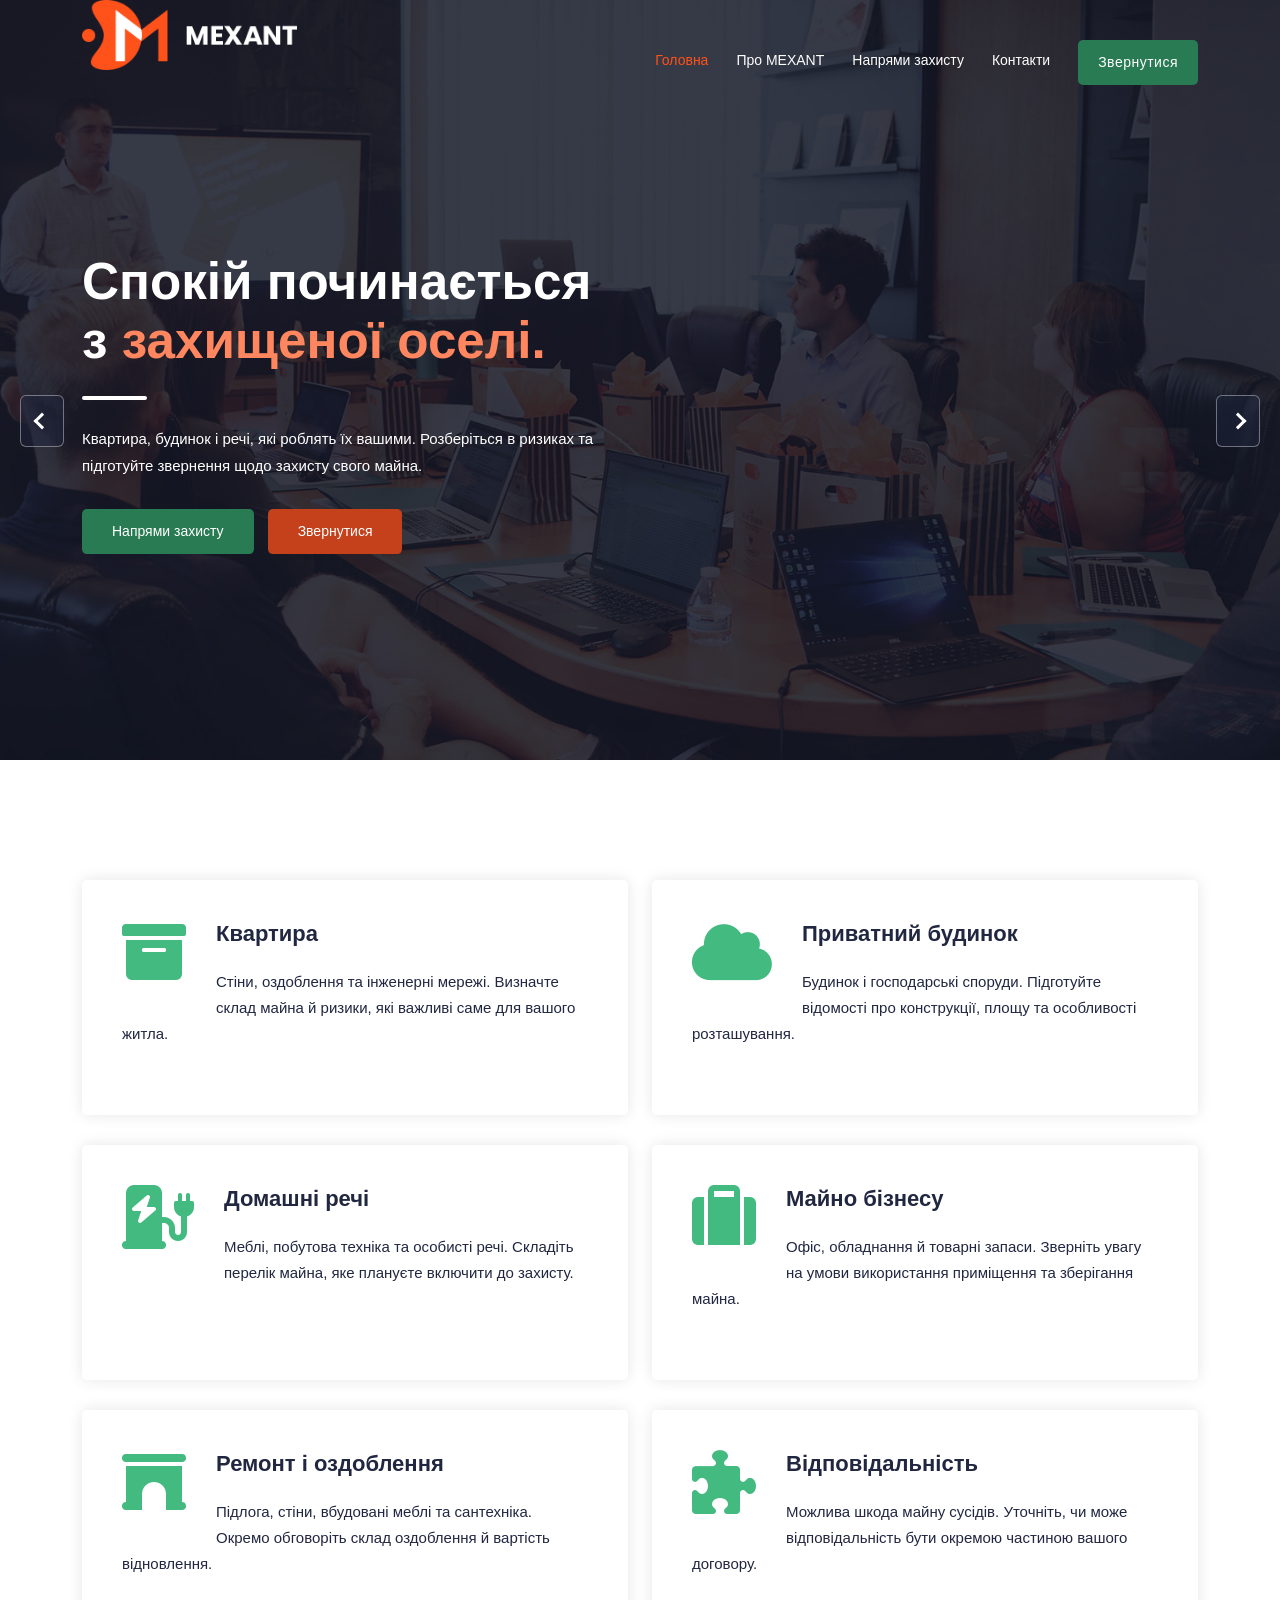
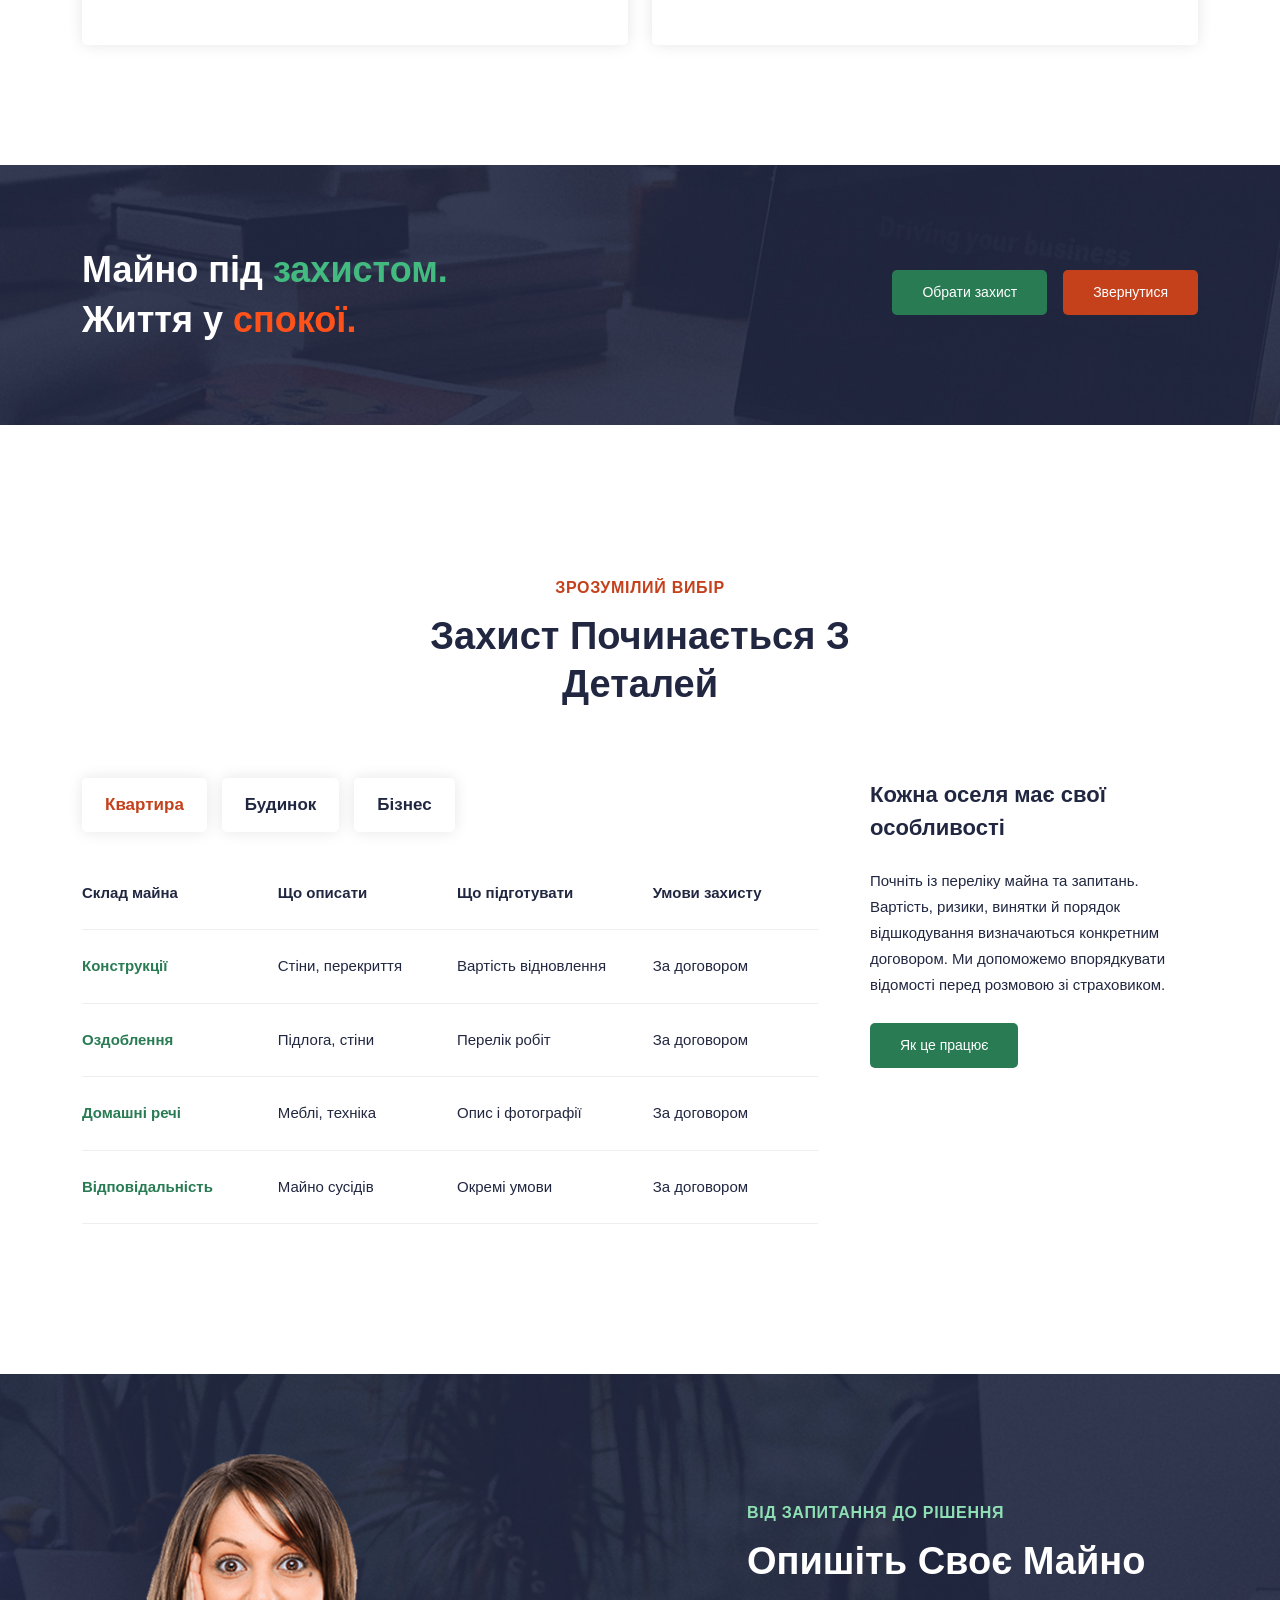
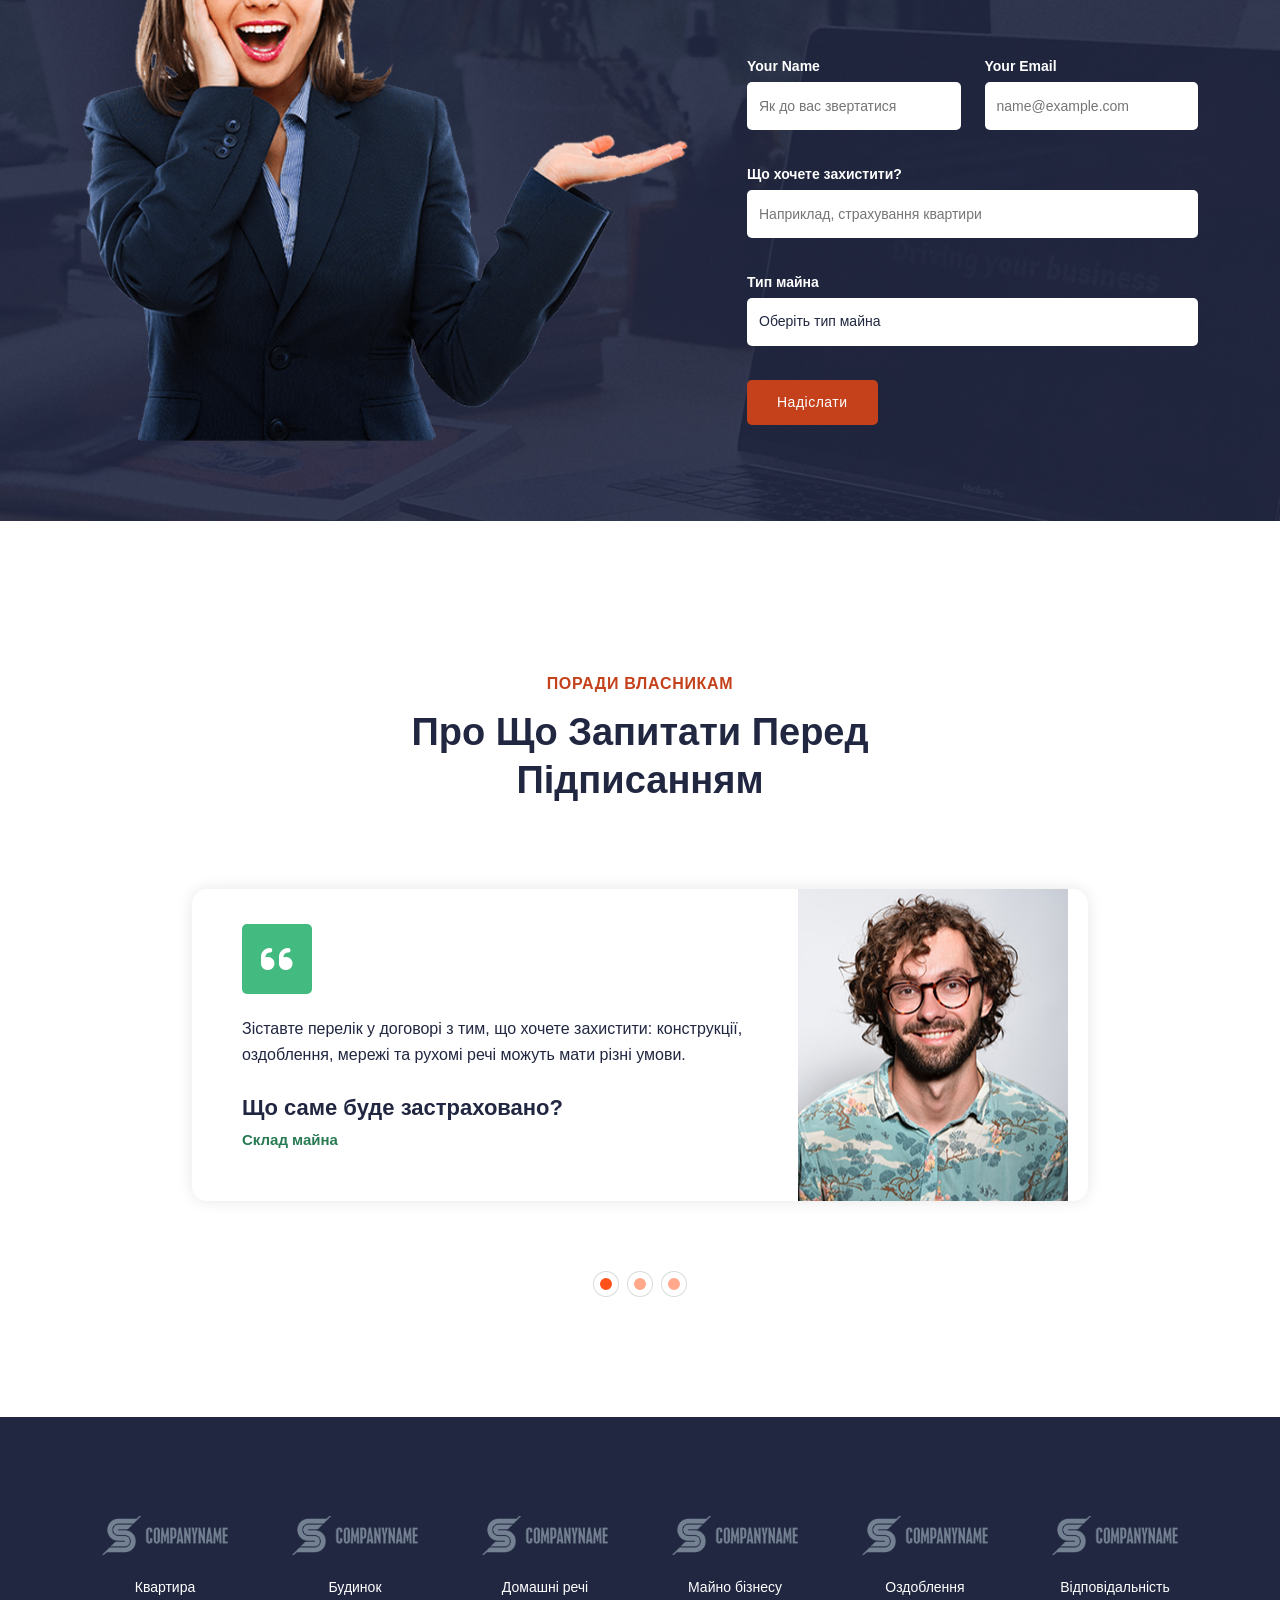
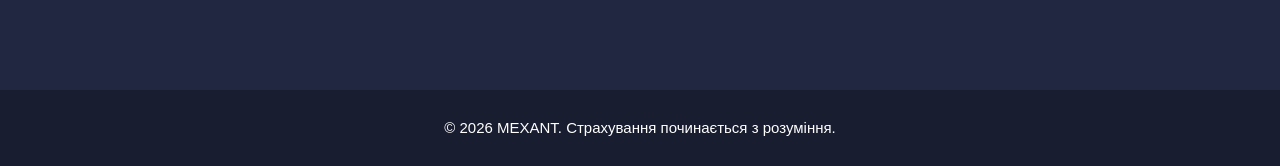
<file: index.html>
<!DOCTYPE html>
<html lang="uk">

  <head>

    <meta charset="utf-8">
    <meta name="viewport" content="width=device-width, initial-scale=1, shrink-to-fit=no">
    <meta name="description" content="Підберіть захист квартири, будинку й особистих речей. Дізнайтеся про ризики та підготуйте звернення щодо страхування майна в сервісі MEXANT.">
    <meta name="author" content="Голобородько">
    <title>MEXANT – страхування квартири, будинку та майна</title>

    <link href="vendor/bootstrap/css/bootstrap.min.css" rel="stylesheet">


    <link rel="stylesheet" href="assets/css/fontawesome.css">
    <link rel="stylesheet" href="assets/css/templatemo-574-mexant.css">
    <link rel="stylesheet" href="assets/css/owl.css">
    <link rel="stylesheet" href="assets/css/animate.css">
    <link rel="icon" href="assets/images/logo.png" type="image/png">
</head>

<body>


  <a class="skip-link" href="#main-content">Перейти до вмісту</a><header class="header-area header-sticky">
      <div class="container">
          <div class="row">
              <div class="col-12">
                  <nav class="main-nav" aria-label="Основна навігація">
                      <a href="index.html" class="logo">
                          <img src="assets/images/logo.png" alt="MEXANT – страхування майна" width="244" height="80">
                      </a>
                      <ul class="nav" id="main-navigation">
                          <li><a href="index.html" aria-current="page" class="active">Головна</a></li>
                          <li><a href="about-us.html">Про MEXANT</a></li>
                                  <li><a href="our-services.html">Напрями захисту</a></li>
                                  <li><a href="contact-us.html">Контакти</a></li>
                              <li><a href="#consultation-dialog" data-open-consultation="">Звернутися</a></li> 
                      </ul>
        
                      <button class="menu-trigger" type="button" aria-label="Відкрити меню" aria-expanded="false" aria-controls="main-navigation">
                          <span>Меню</span>
                      </button>
                      </nav>
              </div>
          </div>
      </div>
  </header>
  <main id="main-content" tabindex="-1"><div class="swiper-container" id="top" aria-label="Страхування вашого майна">
    <div class="swiper-wrapper">
      <div class="swiper-slide">
        <div class="slide-inner" style="background-image:url(assets/images/slide-01.jpg)">
          <div class="container">
            <div class="row">
              <div class="col-lg-8">
                <div class="header-text">
                  <h1>Спокій починається<br>з <em>захищеної оселі.</em>
</h1>
                  <div class="div-dec"></div>
                  <p>Квартира, будинок і речі, які роблять їх вашими. Розберіться в ризиках та підготуйте звернення щодо захисту свого майна.</p>
                  <div class="buttons">
                    <div class="green-button">
                      <a href="our-services.html">Напрями захисту</a>
                    </div>
                    <div class="orange-button">
                      <a href="#consultation-dialog" data-open-consultation="" data-property="Будинок">Звернутися</a>
                    </div>
                  </div>
                </div>
              </div>
            </div>
          </div>
        </div>
      </div>
      <div class="swiper-slide">
        <div class="slide-inner" style="background-image:url(assets/images/slide-02.jpg)">
          <div class="container">
            <div class="row">
              <div class="col-lg-8">
                <div class="header-text">
                  <h2>Ваш простір.<br>Ваші <em>правила захисту.</em>
</h2>
                  <div class="div-dec"></div>
                  <p>Від оздоблення до улюблених речей. Визначте, що саме варто включити до договору страхування квартири.</p>
                  <div class="buttons">
                    <div class="green-button">
                      <a href="our-services.html">Напрями захисту</a>
                    </div>
                    <div class="orange-button">
                      <a href="#consultation-dialog" data-open-consultation="" data-property="Квартира">Звернутися</a>
                    </div>
                  </div>
                </div>
              </div>
            </div>
          </div>
        </div>
      </div>
      <div class="swiper-slide">
        <div class="slide-inner" style="background-image:url(assets/images/slide-03.jpg)">
          <div class="container">
            <div class="row">
              <div class="col-lg-8">
                <div class="header-text">
                  <h2>Дбайте про справу.<br><em>Подбайте про майно.</em>
</h2>
                  <div class="div-dec"></div>
                  <p>Приміщення, обладнання, запаси. Зберіть основні відомості про майно бізнесу перед обговоренням умов зі страховиком.</p>
                  <div class="buttons">
                    <div class="green-button">
                      <a href="our-services.html">Напрями захисту</a>
                    </div>
                    <div class="orange-button">
                      <a href="#consultation-dialog" data-open-consultation="" data-property="Майно бізнесу">Звернутися</a>
                    </div>
                  </div>
                </div>
              </div>
            </div>
          </div>
        </div>
      </div>
    </div>
    <button class="swiper-button-next swiper-button-white" type="button" aria-label="Наступний слайд"></button>
    <button class="swiper-button-prev swiper-button-white" type="button" aria-label="Попередній слайд"></button>
  </div>

  <section class="services" id="services">
    <h2 class="visually-hidden">Що можна захистити</h2>
<div class="container">
      <div class="row">
        <div class="col-lg-6">
          <div class="service-item">
            <i class="fas fa-archive" aria-hidden="true"></i><h3>Квартира</h3>
            <p>Стіни, оздоблення та інженерні мережі. Визначте склад майна й ризики, які важливі саме для вашого житла.</p>
          </div>
        </div>
        <div class="col-lg-6">
          <div class="service-item">
            <i class="fas fa-cloud" aria-hidden="true"></i><h3>Приватний будинок</h3>
            <p>Будинок і господарські споруди. Підготуйте відомості про конструкції, площу та особливості розташування.</p>
          </div>
        </div>
        <div class="col-lg-6">
          <div class="service-item">
            <i class="fas fa-charging-station" aria-hidden="true"></i><h3>Домашні речі</h3>
            <p>Меблі, побутова техніка та особисті речі. Складіть перелік майна, яке плануєте включити до захисту.</p>
          </div>
        </div>
        <div class="col-lg-6">
          <div class="service-item">
            <i class="fas fa-suitcase" aria-hidden="true"></i><h3>Майно бізнесу</h3>
            <p>Офіс, обладнання й товарні запаси. Зверніть увагу на умови використання приміщення та зберігання майна.</p>
          </div>
        </div>
        <div class="col-lg-6">
          <div class="service-item">
            <i class="fas fa-archway" aria-hidden="true"></i><h3>Ремонт і оздоблення</h3>
            <p>Підлога, стіни, вбудовані меблі та сантехніка. Окремо обговоріть склад оздоблення й вартість відновлення.</p>
          </div>
        </div>
        <div class="col-lg-6">
          <div class="service-item">
            <i class="fas fa-puzzle-piece" aria-hidden="true"></i><h3>Відповідальність</h3>
            <p>Можлива шкода майну сусідів. Уточніть, чи може відповідальність бути окремою частиною вашого договору.</p>
          </div>
        </div>
      </div>
    </div>
  </section>

  <section class="simple-cta">
    <div class="container">
      <div class="row">
        <div class="col-lg-5">
          <h2>Майно під <em>захистом.</em><br>Життя у <strong>спокої.</strong>
</h2>
        </div>
        <div class="col-lg-7">
          <div class="buttons">
            <div class="green-button">
              <a href="our-services.html">Обрати захист</a>
            </div>
            <div class="orange-button">
              <a href="#consultation-dialog" data-open-consultation="">Звернутися</a>
            </div>
          </div>
        </div>
      </div>
    </div>
  </section>

  <section class="about-us" id="about">
    <div class="container">
      <div class="row">
        <div class="col-lg-6 offset-lg-3">
          <div class="section-heading">
            <p class="eyebrow">Зрозумілий вибір</p>
            <h2>Захист починається з деталей</h2>
          </div>
        </div>
        <div class="col-lg-8">
          <div class="naccs">
            <div class="tabs">
              <div class="row">
                <div class="col-lg-12">
                  <div class="menu">
                    <div class="active gradient-border"><span>Квартира</span></div>
                    <div class="gradient-border"><span>Будинок</span></div>
                    <div class="gradient-border"><span>Бізнес</span></div>
                  </div>
                </div>
                <div class="col-lg-12">
                  <ul class="nacc">
                    <li class="active">
                      <div>
                        <div class="main-list">
                          <span class="title">Склад майна</span>
                          <span class="title">Що описати</span>
                          <span class="title">Що підготувати</span>
                          <span class="title">Умови захисту</span>
                        </div>
                        <div class="list-item">
                          <span class="item item-title">Конструкції</span>
                          <span class="item">Стіни, перекриття</span>
                          <span class="item">Вартість відновлення</span>
                          <span class="item">За договором</span>
                        </div>
                        <div class="list-item">
                          <span class="item item-title">Оздоблення</span>
                          <span class="item">Підлога, стіни</span>
                          <span class="item">Перелік робіт</span>
                          <span class="item">За договором</span>
                        </div>
                        <div class="list-item">
                          <span class="item item-title">Домашні речі</span>
                          <span class="item">Меблі, техніка</span>
                          <span class="item">Опис і фотографії</span>
                          <span class="item">За договором</span>
                        </div>
                        <div class="list-item last-item">
                          <span class="item item-title">Відповідальність</span>
                          <span class="item">Майно сусідів</span>
                          <span class="item">Окремі умови</span>
                          <span class="item">За договором</span>
                        </div>
                      </div>
                    </li>
                    <li>
                      <div>
                        <div class="main-list">
                          <span class="title">Склад майна</span>
                          <span class="title">Що описати</span>
                          <span class="title">Що підготувати</span>
                          <span class="title">Умови захисту</span>
                        </div>
                        <div class="list-item">
                          <span class="item item-title">Основна будівля</span>
                          <span class="item">Житловий будинок</span>
                          <span class="item">Площа й матеріали</span>
                          <span class="item">За договором</span>
                        </div>
                        <div class="list-item">
                          <span class="item item-title">Господарські споруди</span>
                          <span class="item">Гараж, комора</span>
                          <span class="item">Перелік об’єктів</span>
                          <span class="item">За договором</span>
                        </div>
                        <div class="list-item">
                          <span class="item item-title">Інженерні системи</span>
                          <span class="item">Опалення, мережі</span>
                          <span class="item">Склад обладнання</span>
                          <span class="item">За договором</span>
                        </div>
                        <div class="list-item last-item">
                          <span class="item item-title">Рухоме майно</span>
                          <span class="item">Меблі, техніка</span>
                          <span class="item">Опис і фотографії</span>
                          <span class="item">За договором</span>
                        </div>
                      </div>
                    </li>
                    <li>
                      <div>
                        <div class="main-list">
                          <span class="title">Склад майна</span>
                          <span class="title">Що описати</span>
                          <span class="title">Що підготувати</span>
                          <span class="title">Умови захисту</span>
                        </div>
                        <div class="list-item">
                          <span class="item item-title">Приміщення</span>
                          <span class="item">Офіс або магазин</span>
                          <span class="item">Право користування</span>
                          <span class="item">За договором</span>
                        </div>
                        <div class="list-item">
                          <span class="item item-title">Обладнання</span>
                          <span class="item">Робоча техніка</span>
                          <span class="item">Перелік і вартість</span>
                          <span class="item">За договором</span>
                        </div>
                        <div class="list-item">
                          <span class="item item-title">Товарні запаси</span>
                          <span class="item">Товари на складі</span>
                          <span class="item">Умови зберігання</span>
                          <span class="item">За договором</span>
                        </div>
                        <div class="list-item last-item">
                          <span class="item item-title">Оздоблення</span>
                          <span class="item">Ремонт приміщення</span>
                          <span class="item">Перелік робіт</span>
                          <span class="item">За договором</span>
                        </div>
                      </div>
                    </li>
                  </ul>
                </div>
              </div>
            </div>
          </div>
        </div>
        <div class="col-lg-4">
          <div class="right-content">
            <h3>Кожна оселя має свої особливості</h3>
            <p>Почніть із переліку майна та запитань. Вартість, ризики, винятки й порядок відшкодування визначаються конкретним договором. Ми допоможемо впорядкувати відомості перед розмовою зі страховиком.</p>
            <div class="green-button">
              <a href="about-us.html">Як це працює</a>
            </div>
          </div>
        </div>
      </div>
    </div>
  </section>

  <section class="calculator" id="request">
    <div class="container">
      <div class="row">
        <div class="col-lg-7">
          <div class="left-image">
            <img src="assets/images/calculator-image.png" alt="Консультантка з планшетом" loading="lazy" decoding="async" width="670" height="649">
          </div>
        </div>
        <div class="col-lg-5">
          <div class="section-heading">
            <p class="eyebrow">Від запитання до рішення</p>
            <h2>Опишіть своє майно</h2>
          </div>
          <form id="calculate" action="#" data-request-form="">
            <div class="row">
              <div class="col-lg-6">
                <fieldset>
                  <label for="name">Your Name</label>
                  <input type="text" name="name" id="name" placeholder="Як до вас звертатися" required minlength="2" maxlength="80" autocomplete="name" aria-describedby="calculate-name-error">
                <span class="field-error" id="calculate-name-error"></span>
</fieldset>
              </div>
              <div class="col-lg-6">
                <fieldset>
                  <label for="email">Your Email</label>
                  <input type="email" name="email" id="email" placeholder="name@example.com" required="" maxlength="254" autocomplete="email" aria-describedby="calculate-email-error">
                <span class="field-error" id="calculate-email-error"></span>
</fieldset>
              </div>
              <div class="col-lg-12">
                <fieldset>
                  <label for="subject">Що хочете захистити?</label>
                  <input type="text" name="subject" id="subject" placeholder="Наприклад, страхування квартири" required="" maxlength="120" aria-describedby="calculate-subject-error">
                <span class="field-error" id="calculate-subject-error"></span>
</fieldset>
              </div>
              <div class="col-lg-12">
                <fieldset>
                  <label for="chooseOption" class="form-label">Тип майна</label>
                  <select name="property" class="form-select" aria-label="Тип майна" id="chooseOption" required="" aria-describedby="calculate-property-error"><option value="">Оберіть тип майна</option>
<option value="Квартира">Квартира</option>
<option value="Будинок">Будинок</option>
<option value="Домашні речі">Домашні речі</option>
<option value="Майно бізнесу">Майно бізнесу</option></select>
              <span class="field-error" id="calculate-property-error"></span>
</fieldset>
              </div>
              <div class="col-lg-12">
                <fieldset>
                  <button type="submit" id="form-submit" class="orange-button" disabled>Надіслати</button>
                </fieldset>
              </div>
            </div>
<noscript><p>Для підготовки звернення ввімкніть JavaScript у браузері.</p></noscript>
</form>
        </div>
      </div>
    </div>
  </section>

  <section class="testimonials" id="testimonials">
    <div class="container">
      <div class="row">
        <div class="col-lg-6 offset-lg-3">
          <div class="section-heading">
            <p class="eyebrow">Поради власникам</p>
            <h2>Про що запитати перед підписанням</h2>
          </div>
        </div>
        <div class="col-lg-10 offset-lg-1">
          <div class="owl-testimonials owl-carousel" style="position: relative; z-index: 5;">
            <div class="item">
              <i class="fa fa-quote-left" aria-hidden="true"></i>
              <p>Зіставте перелік у договорі з тим, що хочете захистити: конструкції, оздоблення, мережі та рухомі речі можуть мати різні умови.</p>
              <h3>Що саме буде застраховано?</h3>
              <span>Склад майна</span>
              <div class="right-image">
                <img src="assets/images/testimonials-01.jpg" alt="Портрет чоловіка з вихідного шаблону" loading="lazy" decoding="async" width="270" height="345">
              </div>
            </div>
            <div class="item">
              <i class="fa fa-quote-left" aria-hidden="true"></i>
              <p>Попросіть пояснити перелік страхових випадків, винятки та обмеження. Не припускайте, що певний ризик включений лише за назвою програми.</p>
              <h3>Які ризики й винятки передбачені?</h3>
              <span>Обсяг захисту</span>
              <div class="right-image">
                <img src="assets/images/testimonials-01.jpg" alt="Портрет чоловіка з вихідного шаблону" loading="lazy" decoding="async" width="270" height="345">
              </div>
            </div>
            <div class="item">
              <i class="fa fa-quote-left" aria-hidden="true"></i>
              <p>Заздалегідь дізнайтеся строки повідомлення, спосіб зв’язку й потрібні документи. Збережіть договір та контакти обраного страховика.</p>
              <h3>Як діяти у разі пошкодження?</h3>
              <span>Порядок звернення</span>
              <div class="right-image">
                <img src="assets/images/testimonials-01.jpg" alt="Портрет чоловіка з вихідного шаблону" loading="lazy" decoding="async" width="270" height="345">
              </div>
            </div>
          </div>
        </div>
      </div>
    </div>
  </section>

  <section class="partners" aria-label="Напрями страхування майна">
    <div class="container">
      <div class="row">
        <div class="col-lg-2 col-sm-4 col-6">
          <div class="item"><a href="our-services.html#flat"><img src="assets/images/client-01.png" alt="Графічний знак вихідного шаблону" loading="lazy" width="170" height="53"><span>Квартира</span></a></div>
        </div>
        <div class="col-lg-2 col-sm-4 col-6">
          <div class="item"><a href="our-services.html#house"><img src="assets/images/client-01.png" alt="Графічний знак вихідного шаблону" loading="lazy" width="170" height="53"><span>Будинок</span></a></div>
        </div>
        <div class="col-lg-2 col-sm-4 col-6">
          <div class="item"><a href="our-services.html#contents"><img src="assets/images/client-01.png" alt="Графічний знак вихідного шаблону" loading="lazy" width="170" height="53"><span>Домашні речі</span></a></div>
        </div>
        <div class="col-lg-2 col-sm-4 col-6">
          <div class="item"><a href="our-services.html#business"><img src="assets/images/client-01.png" alt="Графічний знак вихідного шаблону" loading="lazy" width="170" height="53"><span>Майно бізнесу</span></a></div>
        </div>
        <div class="col-lg-2 col-sm-4 col-6">
          <div class="item"><a href="our-services.html#repair"><img src="assets/images/client-01.png" alt="Графічний знак вихідного шаблону" loading="lazy" width="170" height="53"><span>Оздоблення</span></a></div>
        </div>
        <div class="col-lg-2 col-sm-4 col-6">
          <div class="item"><a href="our-services.html#liability"><img src="assets/images/client-01.png" alt="Графічний знак вихідного шаблону" loading="lazy" width="170" height="53"><span>Відповідальність</span></a></div>
        </div>
      </div>
    </div>
  </section>

  </main><footer>
    <div class="container">
      <div class="row">
        <div class="col-lg-12">
          <p>© 2026 MEXANT. Страхування починається з розуміння.</p>
        </div>
      </div>
    </div>
  </footer>

  <dialog id="consultation-dialog" class="consultation-dialog" aria-labelledby="consultation-title">
  <div class="dialog-panel">
    <button type="button" class="dialog-close" data-close-dialog aria-label="Закрити вікно">×</button>
    <p class="eyebrow">Почнімо з вашого майна</p>
    <h2 id="consultation-title">Звернення щодо страхування</h2>
    <form id="consultation-form" action="#" data-request-form="">
      <div class="dialog-fields">
        <fieldset>
<label for="consultation-name">Ваше ім’я</label><input id="consultation-name" name="name" type="text" required minlength="2" maxlength="80" autocomplete="name" placeholder="Як до вас звертатися" aria-describedby="consultation-name-error"><span class="field-error" id="consultation-name-error"></span>
</fieldset>
        <fieldset>
<label for="consultation-phone">Телефон</label><input id="consultation-phone" name="phone" type="tel" required maxlength="24" autocomplete="tel" inputmode="tel" placeholder="+380 67 123 45 67" aria-describedby="consultation-phone-error"><span class="field-error" id="consultation-phone-error"></span>
</fieldset>
        <fieldset>
<label for="consultation-email">Електронна пошта (необов’язково)</label><input id="consultation-email" name="email" type="email" maxlength="254" autocomplete="email" placeholder="name@example.com" aria-describedby="consultation-email-error"><span class="field-error" id="consultation-email-error"></span>
</fieldset>
        <fieldset>
<label for="consultation-property">Тип майна</label><select id="consultation-property" name="property" required aria-describedby="consultation-property-error"><option value="">Оберіть тип майна</option>
<option value="Квартира">Квартира</option>
<option value="Будинок">Будинок</option>
<option value="Домашні речі">Домашні речі</option>
<option value="Майно бізнесу">Майно бізнесу</option></select><span class="field-error" id="consultation-property-error"></span>
</fieldset>
      </div>
      <button type="submit" class="orange-button" disabled>Надіслати</button>
<noscript><p>Для підготовки звернення ввімкніть JavaScript у браузері.</p></noscript>
</form>
  </div>
</dialog><button type="button" class="back-to-top" aria-label="Повернутися вгору" hidden>↑</button><script src="vendor/jquery/jquery.min.js"></script>
    <script src="vendor/bootstrap/js/bootstrap.min.js"></script>

    <script src="assets/js/isotope.min.js"></script>
    <script src="assets/js/owl-carousel.js"></script>

    <script src="assets/js/tabs.js"></script>
    <script src="assets/js/swiper.js"></script>
    <script src="assets/js/custom.js"></script>
    </body>
</html>
</file>
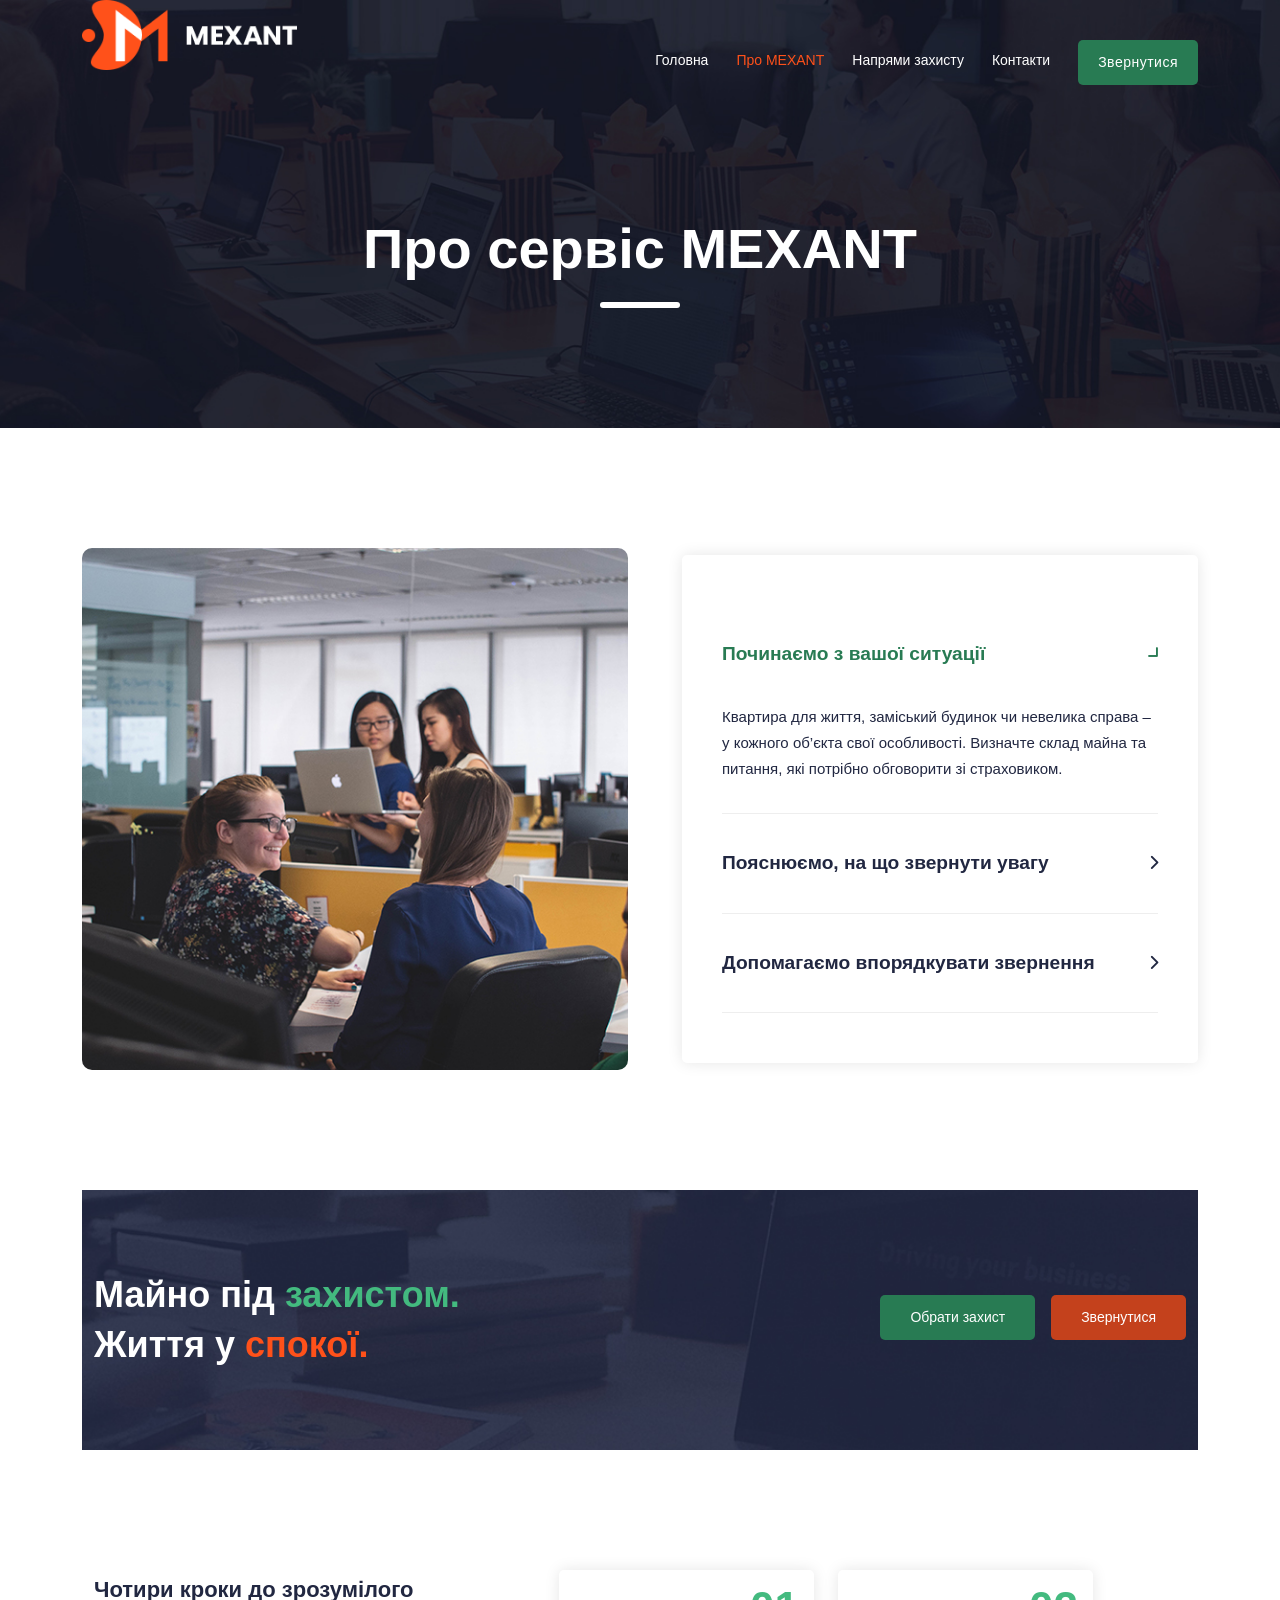
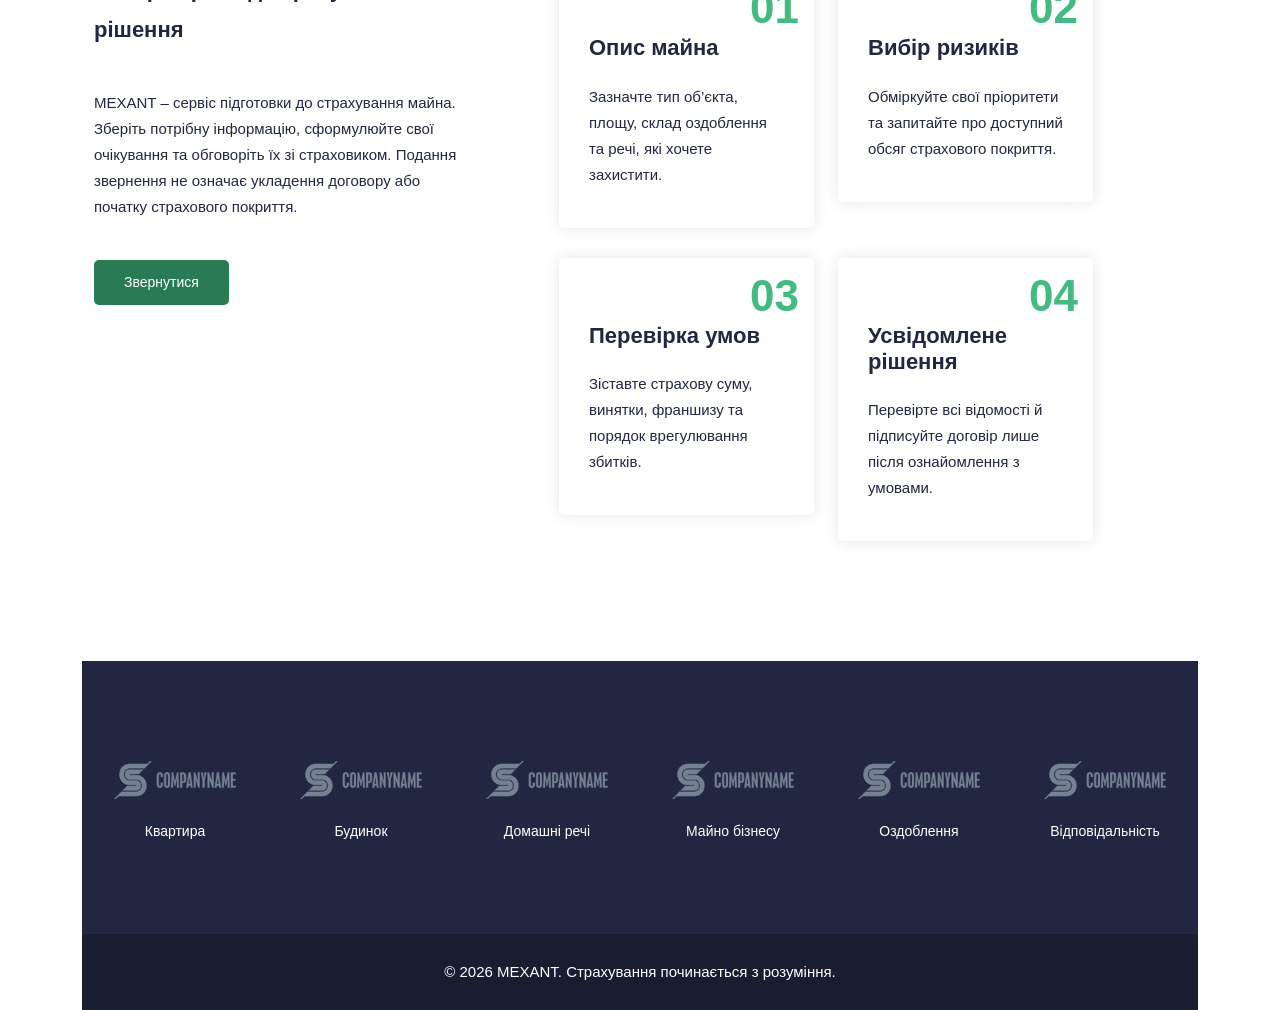
<file: about-us.html>
<!DOCTYPE html>
<html lang="uk">

  <head>

    <meta charset="utf-8">
    <meta name="viewport" content="width=device-width, initial-scale=1, shrink-to-fit=no">
    <meta name="description" content="Як працює MEXANT: визначення майна, вибір ризиків і підготовка звернення. Зрозумілий шлях від запитання до обговорення умов страхування.">
    <meta name="author" content="Голобородько">
    <title>Про сервіс MEXANT – зрозуміло про страхування майна</title>

    <link href="vendor/bootstrap/css/bootstrap.min.css" rel="stylesheet">

    <link rel="stylesheet" href="assets/css/fontawesome.css">
    <link rel="stylesheet" href="assets/css/templatemo-574-mexant.css">
    <link rel="stylesheet" href="assets/css/owl.css">
    <link rel="stylesheet" href="assets/css/animate.css">
    <link rel="icon" href="assets/images/logo.png" type="image/png">
</head>

<body>


  <a class="skip-link" href="#main-content">Перейти до вмісту</a><header class="header-area header-sticky">
      <div class="container">
          <div class="row">
              <div class="col-12">
                  <nav class="main-nav" aria-label="Основна навігація">
                      <a href="index.html" class="logo">
                          <img src="assets/images/logo.png" alt="MEXANT – страхування майна" width="244" height="80">
                      </a>
                      <ul class="nav" id="main-navigation">
                          <li><a href="index.html">Головна</a></li>
                          <li><a href="about-us.html" aria-current="page" class="active">Про MEXANT</a></li>
                                  <li><a href="our-services.html">Напрями захисту</a></li>
                                  <li><a href="contact-us.html">Контакти</a></li>
                              <li><a href="#consultation-dialog" data-open-consultation="">Звернутися</a></li> 
                      </ul>
        
                      <button class="menu-trigger" type="button" aria-label="Відкрити меню" aria-expanded="false" aria-controls="main-navigation">
                          <span>Меню</span>
                      </button>
                      </nav>
              </div>
          </div>
      </div>
  </header>
  <main id="main-content" tabindex="-1"><div class="page-heading">
    <div class="container">
      <div class="row">
        <div class="col-lg-12">
          <div class="header-text">
            <h1>Про сервіс MEXANT</h1>
            <div class="div-dec"></div>
          </div>
        </div>
      </div>
    </div>
  </div>

  <section class="top-section">
    <h2 class="visually-hidden">Як ми допомагаємо підготуватися до страхування</h2>
<div class="container">
      <div class="row">
        <div class="col-lg-6">
          <div class="left-image">
            <img src="assets/images/about-left-image.jpg" alt="Робоча зустріч у сучасному офісі" loading="lazy" decoding="async" width="570" height="545">
          </div>
        </div>
        <div class="col-lg-6 align-self-center">
          <div class="accordions is-first-expanded">
            <article class="accordion">
              <h3 class="accordion-heading"><button type="button" class="accordion-head"><span>Починаємо з вашої ситуації</span><span class="icon" aria-hidden="true"><i class="fa fa-chevron-right"></i></span></button></h3>
              <div class="accordion-body">
                  <div class="content">
                      <p>Квартира для життя, заміський будинок чи невелика справа – у кожного об’єкта свої особливості. Визначте склад майна та питання, які потрібно обговорити зі страховиком.</p>
                  </div>
              </div>
          </article>
          <article class="accordion">
            <h3 class="accordion-heading"><button type="button" class="accordion-head"><span>Пояснюємо, на що звернути увагу</span><span class="icon" aria-hidden="true"><i class="fa fa-chevron-right"></i></span></button></h3>
            <div class="accordion-body">
                <div class="content">
                    <p>Звертайте увагу не лише на вартість, а й на перелік ризиків, винятки, страхову суму та франшизу. Остаточні умови потрібно перевіряти в договорі обраного страховика.</p>
                </div>
            </div>
          </article>
          <article class="accordion">
            <h3 class="accordion-heading"><button type="button" class="accordion-head"><span>Допомагаємо впорядкувати звернення</span><span class="icon" aria-hidden="true"><i class="fa fa-chevron-right"></i></span></button></h3>
            <div class="accordion-body">
                <div class="content">
                    <p>Зазначте тип майна, контактні дані та запитання у формі. Перевірка полів допоможе помітити пропущені або некоректно заповнені дані.</p>
                </div>
            </div>
          </article>
        </div>
      </div>
    </div>
    

  <section class="simple-cta">
    <div class="container">
      <div class="row">
        <div class="col-lg-5">
          <h2>Майно під <em>захистом.</em><br>Життя у <strong>спокої.</strong>
</h2>
        </div>
        <div class="col-lg-7">
          <div class="buttons">
            <div class="green-button">
              <a href="our-services.html">Обрати захист</a>
            </div>
            <div class="orange-button">
              <a href="#consultation-dialog" data-open-consultation="">Звернутися</a>
            </div>
          </div>
        </div>
      </div>
    </div>
  </section>

  <section class="what-we-do">
    <div class="container">
      <div class="row">
        <div class="col-lg-5">
          <div class="left-content">
            <h2>Чотири кроки до зрозумілого рішення</h2>
            <p>MEXANT – сервіс підготовки до страхування майна. Зберіть потрібну інформацію, сформулюйте свої очікування та обговоріть їх зі страховиком. Подання звернення не означає укладення договору або початку страхового покриття.</p>
            <div class="green-button">
              <a href="#consultation-dialog" data-open-consultation="">Звернутися</a>
            </div>
          </div>
        </div>
        <div class="col-lg-6">
          <div class="right-items">
            <div class="row">
              <div class="col-lg-6">
                <div class="item">
                  <em>01</em>
                  <h3>Опис майна</h3>
                  <p>Зазначте тип об’єкта, площу, склад оздоблення та речі, які хочете захистити.</p>
                </div>
              </div>
              <div class="col-lg-6">
                <div class="item">
                  <em>02</em>
                  <h3>Вибір ризиків</h3>
                  <p>Обміркуйте свої пріоритети та запитайте про доступний обсяг страхового покриття.</p>
                </div>
              </div>
              <div class="col-lg-6">
                <div class="item">
                  <em>03</em>
                  <h3>Перевірка умов</h3>
                  <p>Зіставте страхову суму, винятки, франшизу та порядок врегулювання збитків.</p>
                </div>
              </div>
              <div class="col-lg-6">
                <div class="item">
                  <em>04</em>
                  <h3>Усвідомлене рішення</h3>
                  <p>Перевірте всі відомості й підписуйте договір лише після ознайомлення з умовами.</p>
                </div>
              </div>
            </div>
          </div>
        </div>
      </div>
    </div>
  </section>

  <section class="partners" aria-label="Напрями страхування майна">
    <div class="container">
      <div class="row">
        <div class="col-lg-2 col-sm-4 col-6">
          <div class="item"><a href="our-services.html#flat"><img src="assets/images/client-01.png" alt="Робоча зустріч у сучасному офісі" loading="lazy" width="170" height="53"><span>Квартира</span></a></div>
        </div>
        <div class="col-lg-2 col-sm-4 col-6">
          <div class="item"><a href="our-services.html#house"><img src="assets/images/client-01.png" alt="Робоча зустріч у сучасному офісі" loading="lazy" width="170" height="53"><span>Будинок</span></a></div>
        </div>
        <div class="col-lg-2 col-sm-4 col-6">
          <div class="item"><a href="our-services.html#contents"><img src="assets/images/client-01.png" alt="Робоча зустріч у сучасному офісі" loading="lazy" width="170" height="53"><span>Домашні речі</span></a></div>
        </div>
        <div class="col-lg-2 col-sm-4 col-6">
          <div class="item"><a href="our-services.html#business"><img src="assets/images/client-01.png" alt="Робоча зустріч у сучасному офісі" loading="lazy" width="170" height="53"><span>Майно бізнесу</span></a></div>
        </div>
        <div class="col-lg-2 col-sm-4 col-6">
          <div class="item"><a href="our-services.html#repair"><img src="assets/images/client-01.png" alt="Робоча зустріч у сучасному офісі" loading="lazy" width="170" height="53"><span>Оздоблення</span></a></div>
        </div>
        <div class="col-lg-2 col-sm-4 col-6">
          <div class="item"><a href="our-services.html#liability"><img src="assets/images/client-01.png" alt="Робоча зустріч у сучасному офісі" loading="lazy" width="170" height="53"><span>Відповідальність</span></a></div>
        </div>
      </div>
    </div>
  </section>

  <footer>
    <div class="container">
      <div class="row">
        <div class="col-lg-12">
          <p>© 2026 MEXANT. Страхування починається з розуміння.</p>
        </div>
      </div>
    </div>
  </footer>

  <script src="vendor/jquery/jquery.min.js"></script>
    <script src="vendor/bootstrap/js/bootstrap.min.js"></script>

    <script src="assets/js/isotope.min.js"></script>
    <script src="assets/js/owl-carousel.js"></script>

    <script src="assets/js/tabs.js"></script>
    <script src="assets/js/swiper.js"></script>
    <script src="assets/js/custom.js"></script>
    </div></section></main><dialog id="consultation-dialog" class="consultation-dialog" aria-labelledby="consultation-title">
  <div class="dialog-panel">
    <button type="button" class="dialog-close" data-close-dialog aria-label="Закрити вікно">×</button>
    <p class="eyebrow">Почнімо з вашого майна</p>
    <h2 id="consultation-title">Звернення щодо страхування</h2>
    <form id="consultation-form" action="#" data-request-form="">
      <div class="dialog-fields">
        <fieldset>
<label for="consultation-name">Ваше ім’я</label><input id="consultation-name" name="name" type="text" required minlength="2" maxlength="80" autocomplete="name" placeholder="Як до вас звертатися" aria-describedby="consultation-name-error"><span class="field-error" id="consultation-name-error"></span>
</fieldset>
        <fieldset>
<label for="consultation-phone">Телефон</label><input id="consultation-phone" name="phone" type="tel" required maxlength="24" autocomplete="tel" inputmode="tel" placeholder="+380 67 123 45 67" aria-describedby="consultation-phone-error"><span class="field-error" id="consultation-phone-error"></span>
</fieldset>
        <fieldset>
<label for="consultation-email">Електронна пошта (необов’язково)</label><input id="consultation-email" name="email" type="email" maxlength="254" autocomplete="email" placeholder="name@example.com" aria-describedby="consultation-email-error"><span class="field-error" id="consultation-email-error"></span>
</fieldset>
        <fieldset>
<label for="consultation-property">Тип майна</label><select id="consultation-property" name="property" required aria-describedby="consultation-property-error"><option value="">Оберіть тип майна</option>
<option value="Квартира">Квартира</option>
<option value="Будинок">Будинок</option>
<option value="Домашні речі">Домашні речі</option>
<option value="Майно бізнесу">Майно бізнесу</option></select><span class="field-error" id="consultation-property-error"></span>
</fieldset>
      </div>
      <button type="submit" class="orange-button" disabled>Надіслати</button>
<noscript><p>Для підготовки звернення ввімкніть JavaScript у браузері.</p></noscript>
</form>
  </div>
</dialog><button type="button" class="back-to-top" aria-label="Повернутися вгору" hidden>↑</button>
</body>
</html>
</file>
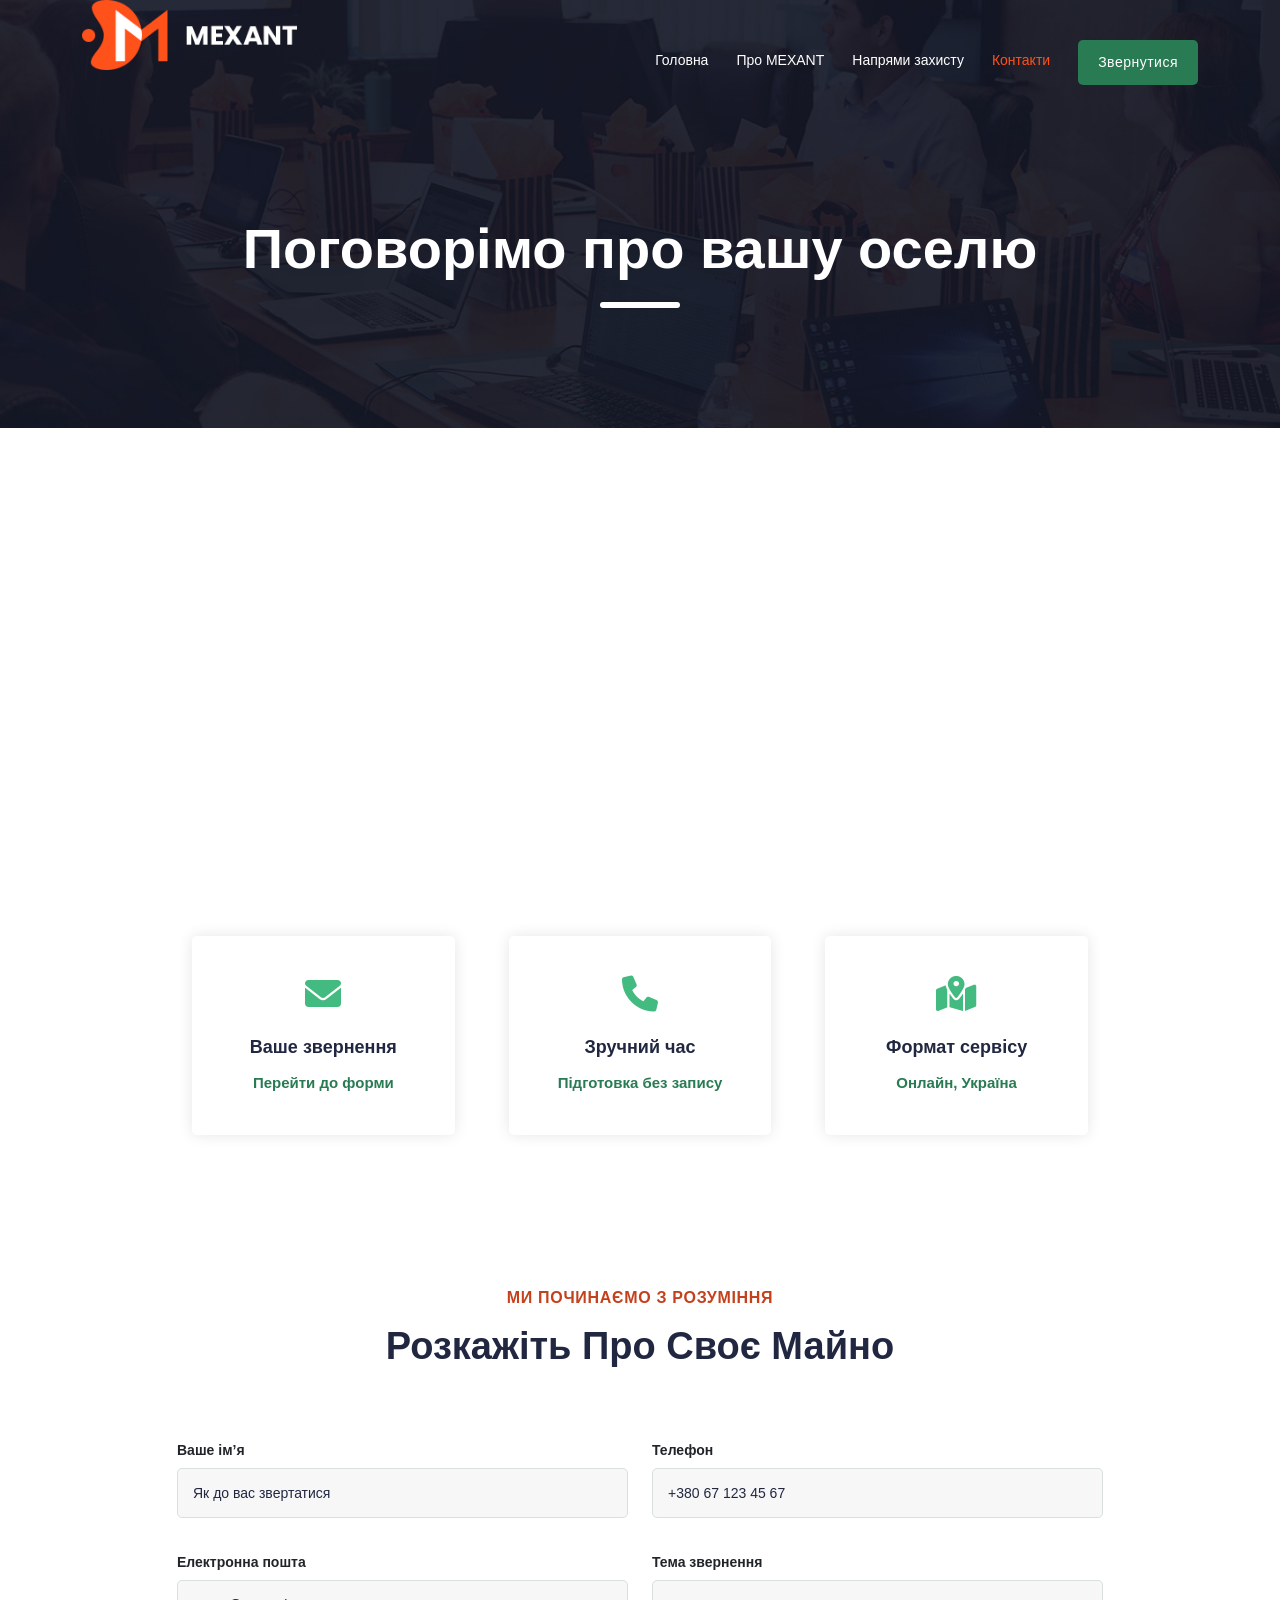
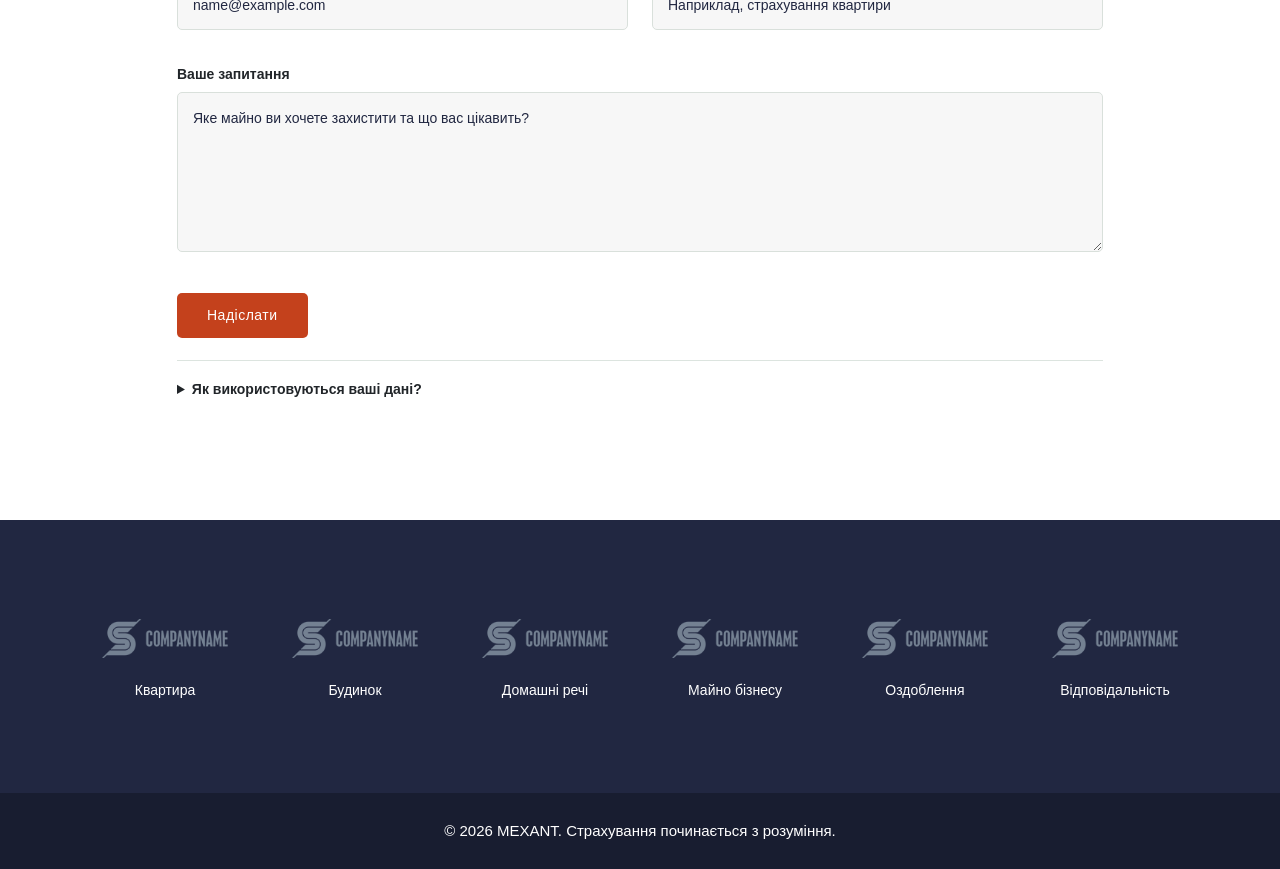
<file: contact-us.html>
<!DOCTYPE html>
<html lang="uk">

  <head>

    <meta charset="utf-8">
    <meta name="viewport" content="width=device-width, initial-scale=1, shrink-to-fit=no">
    <meta name="description" content="Звернення щодо страхування майна в MEXANT: тип об’єкта, контактні дані та запитання про захист квартири, будинку чи майна бізнесу.">
    <meta name="author" content="Голобородько">
    <title>Звернення щодо страхування майна | MEXANT</title>

    <link href="vendor/bootstrap/css/bootstrap.min.css" rel="stylesheet">

    <link rel="stylesheet" href="assets/css/fontawesome.css">
    <link rel="stylesheet" href="assets/css/templatemo-574-mexant.css">
    <link rel="stylesheet" href="assets/css/owl.css">
    <link rel="stylesheet" href="assets/css/animate.css">
    <link rel="icon" href="assets/images/logo.png" type="image/png">
</head>

<body>


  <a class="skip-link" href="#main-content">Перейти до вмісту</a><header class="header-area header-sticky">
      <div class="container">
          <div class="row">
              <div class="col-12">
                  <nav class="main-nav" aria-label="Основна навігація">
                      <a href="index.html" class="logo">
                          <img src="assets/images/logo.png" alt="MEXANT – страхування майна" width="244" height="80">
                      </a>
                      <ul class="nav" id="main-navigation">
                          <li><a href="index.html">Головна</a></li>
                          <li><a href="about-us.html">Про MEXANT</a></li>
                                  <li><a href="our-services.html">Напрями захисту</a></li>
                                  <li><a href="contact-us.html" aria-current="page" class="active">Контакти</a></li>
                              <li><a href="#consultation-dialog" data-open-consultation="">Звернутися</a></li> 
                      </ul>
        
                      <button class="menu-trigger" type="button" aria-label="Відкрити меню" aria-expanded="false" aria-controls="main-navigation">
                          <span>Меню</span>
                      </button>
                      </nav>
              </div>
          </div>
      </div>
  </header>
  <main id="main-content" tabindex="-1"><div class="page-heading">
    <div class="container">
      <div class="row">
        <div class="col-lg-12">
          <div class="header-text">
            <h1>Поговорімо про вашу оселю</h1>
            <div class="div-dec"></div>
          </div>
        </div>
      </div>
    </div>
  </div>

  <section class="map">
    <h2 class="visually-hidden">Зручний формат звернення</h2>
<div class="container">
      <div class="row">
        <div class="col-lg-12">
          <div id="map">
            <iframe src="https://www.google.com/maps/embed?pb=!1m14!1m12!1m3!1d41929.37987854538!2d24.73244653085936!3d48.94232210304067!2m3!1f0!2f0!3f0!3m2!1i1024!2i768!4f13.1!5e0!3m2!1suk!2sua!4v1794380537653!5m2!1suk!2sua" width="600" height="450" style="border:0;" allowfullscreen="" loading="lazy" referrerpolicy="strict-origin-when-cross-origin"></iframe>
          </div>
        </div>
        <div class="col-lg-10 offset-lg-1">
          <div class="row">
            <div class="col-lg-4">
              <div class="info-item">
                <i class="fa fa-envelope" aria-hidden="true"></i>
                <h3>Ваше звернення</h3>
                <a href="#contact">Перейти до форми</a>
              </div>
            </div>
            <div class="col-lg-4">
              <div class="info-item">
                <i class="fa fa-phone" aria-hidden="true"></i>
                <h3>Зручний час</h3>
                <a href="#contact">Підготовка без запису</a>
              </div>
            </div>
            <div class="col-lg-4">
              <div class="info-item">
                <i class="fa fa-map-marked-alt" aria-hidden="true"></i>
                <h3>Формат сервісу</h3>
                <a href="#privacy">Онлайн, Україна</a>
              </div>
            </div>
          </div>
        </div>
      </div>
    </div>
  </section>

  <section class="contact-us-form">
    <div class="container">
      <div class="row">
        <div class="col-lg-6 offset-lg-3">
          <div class="section-heading">
            <p class="eyebrow">Ми починаємо з розуміння</p>
            <h2>Розкажіть про своє майно</h2>
          </div>
        </div>
        <div class="col-lg-10 offset-lg-1">
          <form id="contact" action="#" data-request-form="">
            <div class="row">
              <div class="col-lg-6">
                <fieldset>
                  <label for="name">Ваше ім’я</label><input type="text" name="name" id="name" placeholder="Як до вас звертатися" required minlength="2" maxlength="80" autocomplete="name" aria-describedby="contact-name-error">
                <span class="field-error" id="contact-name-error"></span>
</fieldset>
              </div>
              <div class="col-lg-6">
                <fieldset>
                  <label for="phone">Телефон</label><input type="tel" name="phone" id="phone" placeholder="+380 67 123 45 67" required maxlength="24" autocomplete="tel" inputmode="tel" aria-describedby="contact-phone-error">
                <span class="field-error" id="contact-phone-error"></span>
</fieldset>
              </div>
              <div class="col-lg-6">
                <fieldset>
                  <label for="email">Електронна пошта</label><input type="email" name="email" id="email" placeholder="name@example.com" required="" maxlength="254" autocomplete="email" aria-describedby="contact-email-error">
                <span class="field-error" id="contact-email-error"></span>
</fieldset>
              </div>
              <div class="col-lg-6">
                <fieldset>
                  <label for="subject">Тема звернення</label><input type="text" name="subject" id="subject" placeholder="Наприклад, страхування квартири" maxlength="120" aria-describedby="contact-subject-error">
                <span class="field-error" id="contact-subject-error"></span>
</fieldset>
              </div>
              <div class="col-lg-12">
                <fieldset>
                  <label for="message">Ваше запитання</label><textarea name="message" id="message" placeholder="Яке майно ви хочете захистити та що вас цікавить?" minlength="10" maxlength="2000" required="" aria-describedby="contact-message-error"></textarea>
                <span class="field-error" id="contact-message-error"></span>
</fieldset>
              </div>
              <div class="col-lg-12">
                <fieldset>
                  <button type="submit" id="form-submit" class="orange-button" disabled>Надіслати</button>
                </fieldset>
              </div>
            </div>
<noscript><p>Для підготовки звернення ввімкніть JavaScript у браузері.</p></noscript>
<details class="privacy-note" id="privacy"><summary>Як використовуються ваші дані?</summary><p>Введені контакти й текст перевіряються лише у вашому браузері. Сервіс не надсилає їх на сервер і не зберігає після перезавантаження сторінки. Страхові умови та укладення договору обговорюються безпосередньо зі страховиком.</p></details>
</form>
        </div>
      </div>
    </div>
  </section>

  <section class="partners" aria-label="Напрями страхування майна">
    <div class="container">
      <div class="row">
        <div class="col-lg-2 col-sm-4 col-6">
          <div class="item"><a href="our-services.html#flat"><img src="assets/images/client-01.png" alt="Графічний знак вихідного шаблону" loading="lazy" width="170" height="53"><span>Квартира</span></a></div>
        </div>
        <div class="col-lg-2 col-sm-4 col-6">
          <div class="item"><a href="our-services.html#house"><img src="assets/images/client-01.png" alt="Графічний знак вихідного шаблону" loading="lazy" width="170" height="53"><span>Будинок</span></a></div>
        </div>
        <div class="col-lg-2 col-sm-4 col-6">
          <div class="item"><a href="our-services.html#contents"><img src="assets/images/client-01.png" alt="Графічний знак вихідного шаблону" loading="lazy" width="170" height="53"><span>Домашні речі</span></a></div>
        </div>
        <div class="col-lg-2 col-sm-4 col-6">
          <div class="item"><a href="our-services.html#business"><img src="assets/images/client-01.png" alt="Графічний знак вихідного шаблону" loading="lazy" width="170" height="53"><span>Майно бізнесу</span></a></div>
        </div>
        <div class="col-lg-2 col-sm-4 col-6">
          <div class="item"><a href="our-services.html#repair"><img src="assets/images/client-01.png" alt="Графічний знак вихідного шаблону" loading="lazy" width="170" height="53"><span>Оздоблення</span></a></div>
        </div>
        <div class="col-lg-2 col-sm-4 col-6">
          <div class="item"><a href="our-services.html#liability"><img src="assets/images/client-01.png" alt="Графічний знак вихідного шаблону" loading="lazy" width="170" height="53"><span>Відповідальність</span></a></div>
        </div>
      </div>
    </div>
  </section>

  </main><footer>
    <div class="container">
      <div class="row">
        <div class="col-lg-12">
          <p>© 2026 MEXANT. Страхування починається з розуміння.</p>
        </div>
      </div>
    </div>
  </footer>

  <dialog id="consultation-dialog" class="consultation-dialog" aria-labelledby="consultation-title">
  <div class="dialog-panel">
    <button type="button" class="dialog-close" data-close-dialog aria-label="Закрити вікно">×</button>
    <p class="eyebrow">Почнімо з вашого майна</p>
    <h2 id="consultation-title">Звернення щодо страхування</h2>
    <form id="consultation-form" action="#" data-request-form="">
      <div class="dialog-fields">
        <fieldset>
<label for="consultation-name">Ваше ім’я</label><input id="consultation-name" name="name" type="text" required minlength="2" maxlength="80" autocomplete="name" placeholder="Як до вас звертатися" aria-describedby="consultation-name-error"><span class="field-error" id="consultation-name-error"></span>
</fieldset>
        <fieldset>
<label for="consultation-phone">Телефон</label><input id="consultation-phone" name="phone" type="tel" required maxlength="24" autocomplete="tel" inputmode="tel" placeholder="+380 67 123 45 67" aria-describedby="consultation-phone-error"><span class="field-error" id="consultation-phone-error"></span>
</fieldset>
        <fieldset>
<label for="consultation-email">Електронна пошта (необов’язково)</label><input id="consultation-email" name="email" type="email" maxlength="254" autocomplete="email" placeholder="name@example.com" aria-describedby="consultation-email-error"><span class="field-error" id="consultation-email-error"></span>
</fieldset>
        <fieldset>
<label for="consultation-property">Тип майна</label><select id="consultation-property" name="property" required aria-describedby="consultation-property-error"><option value="">Оберіть тип майна</option>
<option value="Квартира">Квартира</option>
<option value="Будинок">Будинок</option>
<option value="Домашні речі">Домашні речі</option>
<option value="Майно бізнесу">Майно бізнесу</option></select><span class="field-error" id="consultation-property-error"></span>
</fieldset>
      </div>
      <button type="submit" class="orange-button" disabled>Надіслати</button>
<noscript><p>Для підготовки звернення ввімкніть JavaScript у браузері.</p></noscript>
</form>
  </div>
</dialog><button type="button" class="back-to-top" aria-label="Повернутися вгору" hidden>↑</button><script src="vendor/jquery/jquery.min.js"></script>
    <script src="vendor/bootstrap/js/bootstrap.min.js"></script>

    <script src="assets/js/isotope.min.js"></script>
    <script src="assets/js/owl-carousel.js"></script>

    <script src="assets/js/tabs.js"></script>
    <script src="assets/js/swiper.js"></script>
    <script src="assets/js/custom.js"></script>
    </body>
</html>
</file>
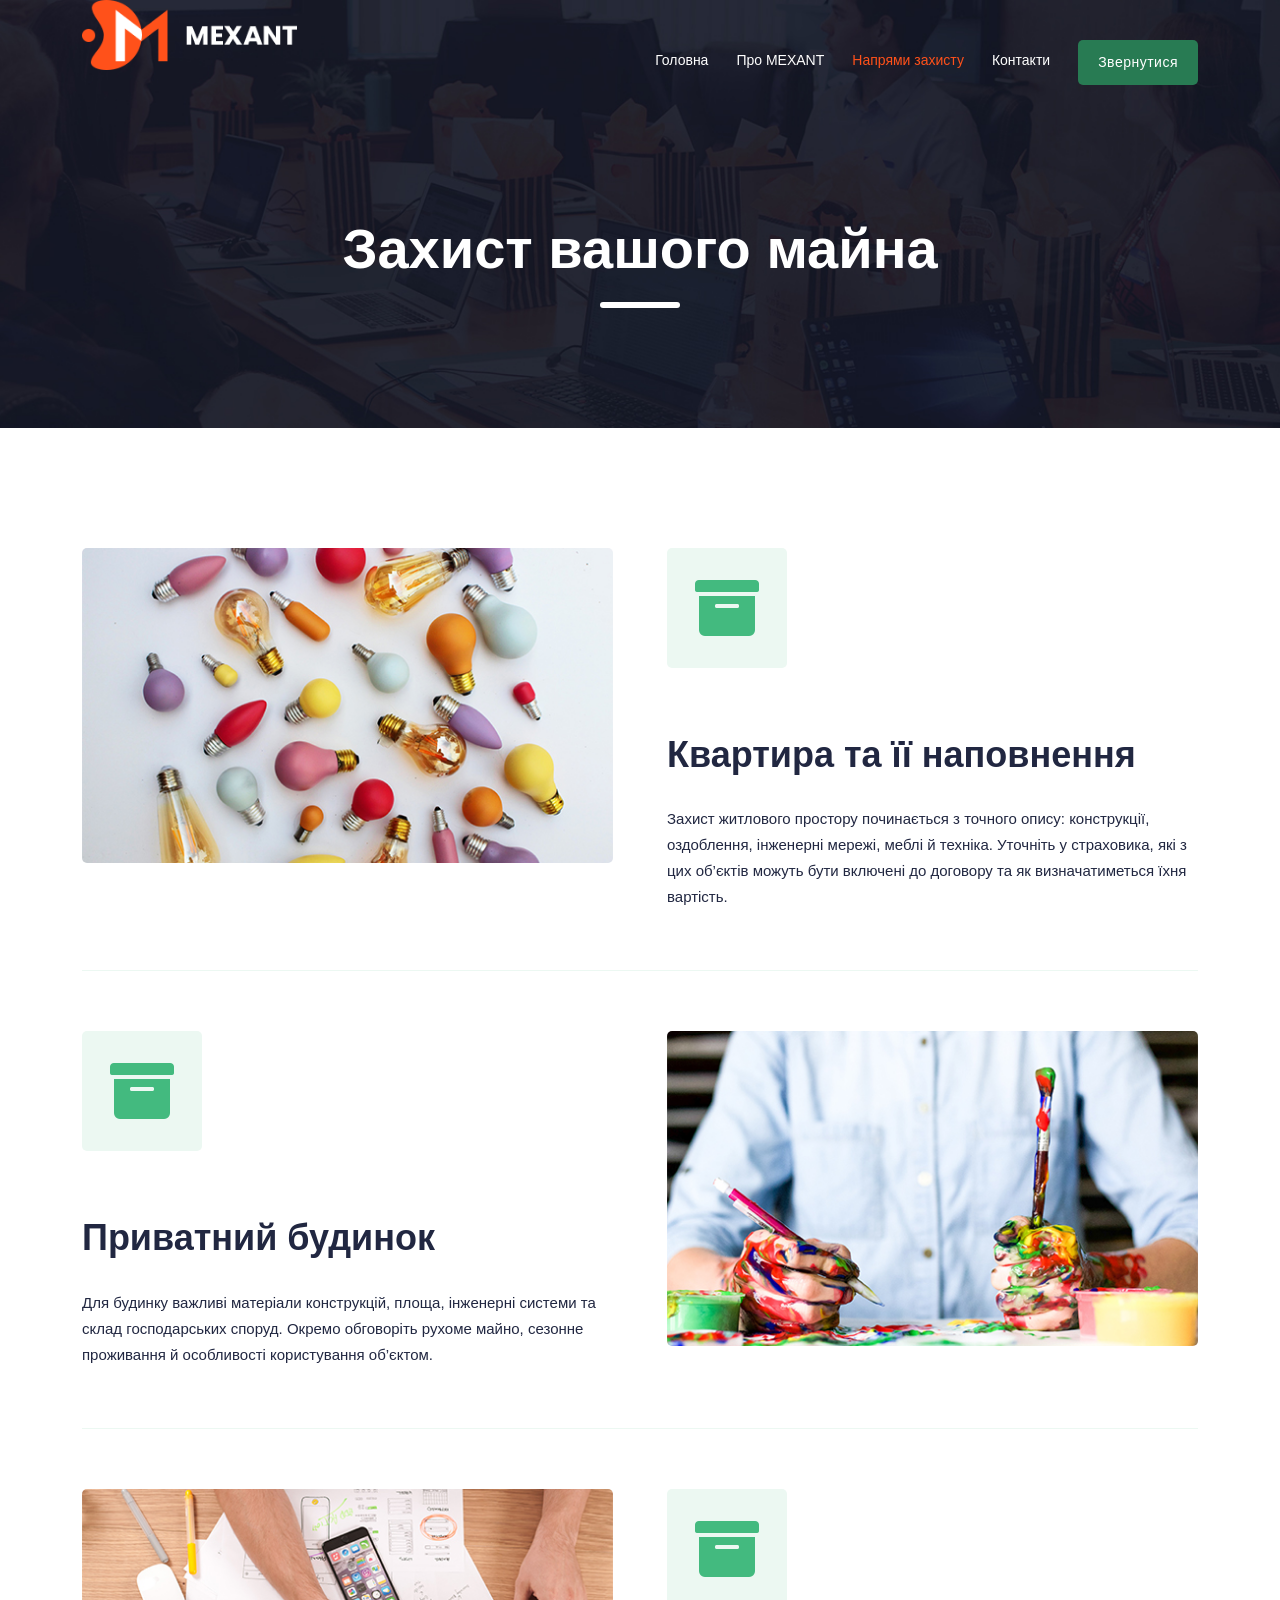
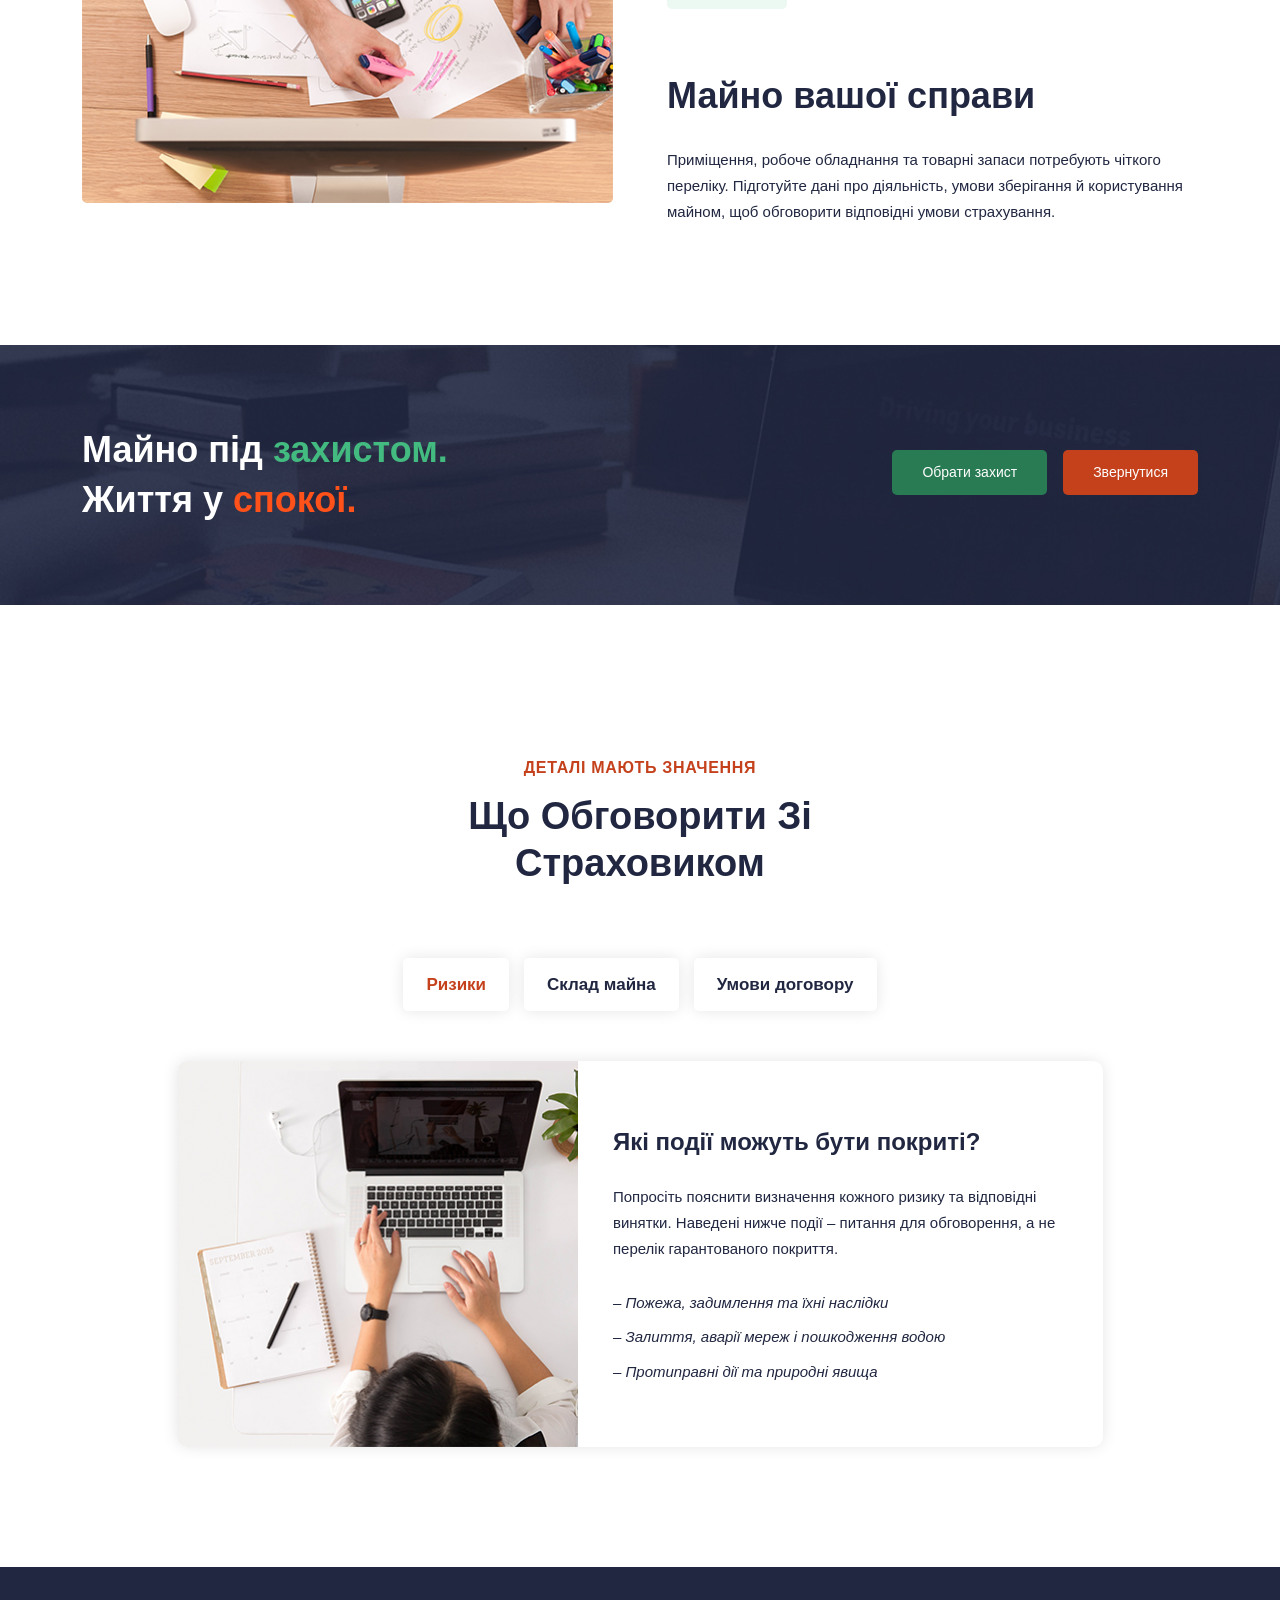
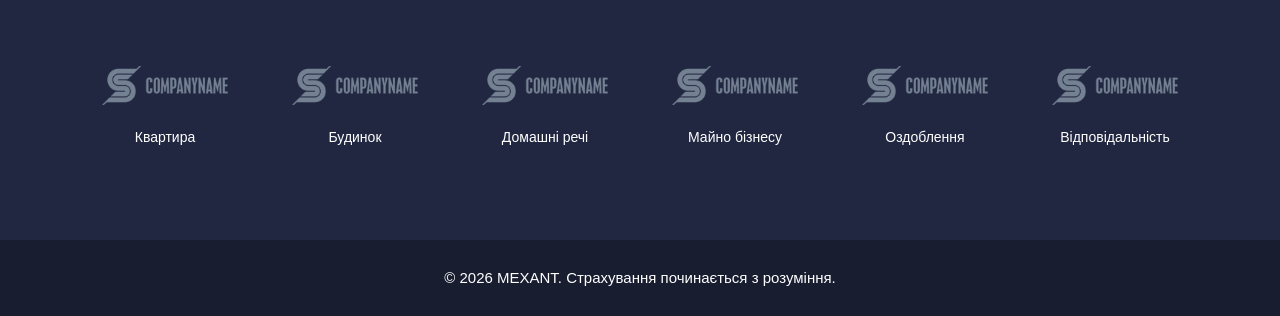
<file: our-services.html>
<!DOCTYPE html>
<html lang="uk">

  <head>

    <meta charset="utf-8">
    <meta name="viewport" content="width=device-width, initial-scale=1, shrink-to-fit=no">
    <meta name="description" content="Ознайомтеся з напрямами страхування квартири, приватного будинку та майна бізнесу. Порівняйте об’єкти захисту й питання для консультації.">
    <meta name="author" content="Голобородько">
    <title>Страхування майна – квартира, будинок і бізнес | MEXANT</title>

    <link href="vendor/bootstrap/css/bootstrap.min.css" rel="stylesheet">

    <link rel="stylesheet" href="assets/css/fontawesome.css">
    <link rel="stylesheet" href="assets/css/templatemo-574-mexant.css">
    <link rel="stylesheet" href="assets/css/owl.css">
    <link rel="stylesheet" href="assets/css/animate.css">
    <link rel="icon" href="assets/images/logo.png" type="image/png">
</head>

<body>


  <a class="skip-link" href="#main-content">Перейти до вмісту</a><header class="header-area header-sticky">
      <div class="container">
          <div class="row">
              <div class="col-12">
                  <nav class="main-nav" aria-label="Основна навігація">
                      <a href="index.html" class="logo">
                          <img src="assets/images/logo.png" alt="MEXANT – страхування майна" width="244" height="80">
                      </a>
                      <ul class="nav" id="main-navigation">
                          <li><a href="index.html">Головна</a></li>
                          <li><a href="about-us.html">Про MEXANT</a></li>
                                  <li><a href="our-services.html" aria-current="page" class="active">Напрями захисту</a></li>
                                  <li><a href="contact-us.html">Контакти</a></li>
                              <li><a href="#consultation-dialog" data-open-consultation="">Звернутися</a></li> 
                      </ul>
        
                      <button class="menu-trigger" type="button" aria-label="Відкрити меню" aria-expanded="false" aria-controls="main-navigation">
                          <span>Меню</span>
                      </button>
                      </nav>
              </div>
          </div>
      </div>
  </header>
  <main id="main-content" tabindex="-1"><div class="page-heading">
    <div class="container">
      <div class="row">
        <div class="col-lg-12">
          <div class="header-text">
            <h1>Захист вашого майна</h1>
            <div class="div-dec"></div>
          </div>
        </div>
      </div>
    </div>
  </div>

  <section class="main-services">
    <h2 class="visually-hidden">Напрями страхування</h2>
<div class="container">
      <div class="row">
        <div class="col-lg-12">
          <div class="service-item" id="flat">
            <span id="repair" class="direction-anchor" aria-hidden="true"></span><span id="contents" class="direction-anchor" aria-hidden="true"></span><div class="row">
              <div class="col-lg-6">
                <div class="left-image">
                  <img src="assets/images/service-image-01.jpg" alt="Набір різнокольорових ламп" loading="lazy" decoding="async" width="540" height="320">
                </div>
              </div>
              <div class="col-lg-6 align-self-center">
                <div class="right-text-content">
                  <i class="fas fa-archive" aria-hidden="true"></i>
                  <h3>Квартира та її наповнення</h3>
                  <p>Захист житлового простору починається з точного опису: конструкції, оздоблення, інженерні мережі, меблі й техніка. Уточніть у страховика, які з цих об’єктів можуть бути включені до договору та як визначатиметься їхня вартість.</p>
                </div>
              </div>
            </div>
          </div>
        </div>
        <div class="col-lg-12">
          <div class="service-item" id="house">
            <span id="liability" class="direction-anchor" aria-hidden="true"></span><div class="row">
              <div class="col-lg-6 align-self-center">
                <div class="left-text-content">
                  <i class="fas fa-archive" aria-hidden="true"></i>
                  <h3>Приватний будинок</h3>
                  <p>Для будинку важливі матеріали конструкцій, площа, інженерні системи та склад господарських споруд. Окремо обговоріть рухоме майно, сезонне проживання й особливості користування об’єктом.</p>
                </div>
              </div>
              <div class="col-lg-6">
                <div class="right-image">
                  <img src="assets/images/service-image-02.jpg" alt="Зображення з оригінального блоку послуг" loading="lazy" decoding="async" width="540" height="320">
                </div>
              </div>
            </div>
          </div>
        </div>
        <div class="col-lg-12">
          <div class="service-item last-service" id="business">
            <div class="row">
              <div class="col-lg-6">
                <div class="left-image">
                  <img src="assets/images/service-image-03.jpg" alt="Ілюстрація з оригінального блоку послуг" loading="lazy" decoding="async" width="540" height="320">
                </div>
              </div>
              <div class="col-lg-6 align-self-center">
                <div class="right-text-content">
                  <i class="fas fa-archive" aria-hidden="true"></i>
                  <h3>Майно вашої справи</h3>
                  <p>Приміщення, робоче обладнання та товарні запаси потребують чіткого переліку. Підготуйте дані про діяльність, умови зберігання й користування майном, щоб обговорити відповідні умови страхування.</p>
                </div>
              </div>
            </div>
          </div>
        </div>
      </div>
    </div>
  </section>

  <section class="simple-cta">
    <div class="container">
      <div class="row">
        <div class="col-lg-5">
          <h2>Майно під <em>захистом.</em><br>Життя у <strong>спокої.</strong>
</h2>
        </div>
        <div class="col-lg-7">
          <div class="buttons">
            <div class="green-button">
              <a href="our-services.html">Обрати захист</a>
            </div>
            <div class="orange-button">
              <a href="#consultation-dialog" data-open-consultation="">Звернутися</a>
            </div>
          </div>
        </div>
      </div>
    </div>
  </section>

  <section class="service-details">
    <div class="container">
      <div class="row">
        <div class="col-lg-6 offset-lg-3">
          <div class="section-heading">
            <p class="eyebrow">Деталі мають значення</p>
            <h2>Що обговорити зі страховиком</h2>
          </div>
        </div>
        <div class="col-lg-10 offset-lg-1">
          <div class="naccs">
            <div class="tabs">
              <div class="row">
                <div class="col-lg-12">
                  <div class="menu">
                    <div class="active gradient-border"><span>Ризики</span></div>
                    <div class="gradient-border"><span>Склад майна</span></div>
                    <div class="gradient-border"><span>Умови договору</span></div>
                  </div>
                </div>
                <div class="col-lg-12">
                  <ul class="nacc">
                    <li class="active">
                      <div>
                        <div class="left-image">
                          <img src="assets/images/service-details-01.jpg" alt="Зображення з оригінального блоку деталей послуг" loading="lazy" decoding="async" width="400" height="385">
                        </div>
                        <div class="right-content">
                          <h3>Які події можуть бути покриті?</h3>
                          <p>Попросіть пояснити визначення кожного ризику та відповідні винятки. Наведені нижче події – питання для обговорення, а не перелік гарантованого покриття.</p>
                          <span>– Пожежа, задимлення та їхні наслідки</span>
                          <span>– Залиття, аварії мереж і пошкодження водою</span>
                          <span class="last-span">– Протиправні дії та природні явища</span>
                        </div>
                      </div>
                    </li>
                    <li>
                      <div>
                        <div class="left-image">
                          <img src="assets/images/service-details-02.jpg" alt="Зображення з оригінального блоку деталей послуг" loading="lazy" decoding="async" width="400" height="385">
                        </div>
                        <div class="right-content">
                          <h3>Що входить до переліку майна?</h3>
                          <p>Складіть зрозумілий опис об’єктів. Не всі речі чи частини приміщення автоматично входять до одного договору.</p>
                          <span>– Конструктивні елементи та оздоблення</span>
                          <span>– Меблі, техніка й інші домашні речі</span>
                          <span class="last-span">– Обладнання та товарні запаси бізнесу</span>
                        </div>
                      </div>
                    </li>
                    <li>
                      <div>
                        <div class="left-image">
                          <img src="assets/images/service-details-03.jpg" alt="Зображення з оригінального блоку деталей послуг" loading="lazy" decoding="async" width="400" height="385">
                        </div>
                        <div class="right-content">
                          <h3>Як читати умови договору?</h3>
                          <p>Уважно зіставте умови до підписання. Збережіть письмові пояснення щодо питань, які впливають на ваш вибір.</p>
                          <span>– Страхова сума й спосіб оцінювання майна</span>
                          <span>– Франшиза, винятки та територія дії</span>
                          <span class="last-span">– Строки повідомлення і потрібні документи</span>
                        </div>
                      </div>
                    </li>
                  </ul>
                </div>
              </div>
            </div>
          </div>
        </div>
      </div>
    </div>
  </section>

  <section class="partners" aria-label="Напрями страхування майна">
    <div class="container">
      <div class="row">
        <div class="col-lg-2 col-sm-4 col-6">
          <div class="item"><a href="our-services.html#flat"><img src="assets/images/client-01.png" alt="Графічний знак вихідного шаблону" loading="lazy" width="170" height="53"><span>Квартира</span></a></div>
        </div>
        <div class="col-lg-2 col-sm-4 col-6">
          <div class="item"><a href="our-services.html#house"><img src="assets/images/client-01.png" alt="Графічний знак вихідного шаблону" loading="lazy" width="170" height="53"><span>Будинок</span></a></div>
        </div>
        <div class="col-lg-2 col-sm-4 col-6">
          <div class="item"><a href="our-services.html#contents"><img src="assets/images/client-01.png" alt="Графічний знак вихідного шаблону" loading="lazy" width="170" height="53"><span>Домашні речі</span></a></div>
        </div>
        <div class="col-lg-2 col-sm-4 col-6">
          <div class="item"><a href="our-services.html#business"><img src="assets/images/client-01.png" alt="Графічний знак вихідного шаблону" loading="lazy" width="170" height="53"><span>Майно бізнесу</span></a></div>
        </div>
        <div class="col-lg-2 col-sm-4 col-6">
          <div class="item"><a href="our-services.html#repair"><img src="assets/images/client-01.png" alt="Графічний знак вихідного шаблону" loading="lazy" width="170" height="53"><span>Оздоблення</span></a></div>
        </div>
        <div class="col-lg-2 col-sm-4 col-6">
          <div class="item"><a href="our-services.html#liability"><img src="assets/images/client-01.png" alt="Графічний знак вихідного шаблону" loading="lazy" width="170" height="53"><span>Відповідальність</span></a></div>
        </div>
      </div>
    </div>
  </section>

  </main><footer>
    <div class="container">
      <div class="row">
        <div class="col-lg-12">
          <p>© 2026 MEXANT. Страхування починається з розуміння.</p>
        </div>
      </div>
    </div>
  </footer>

  <dialog id="consultation-dialog" class="consultation-dialog" aria-labelledby="consultation-title">
  <div class="dialog-panel">
    <button type="button" class="dialog-close" data-close-dialog aria-label="Закрити вікно">×</button>
    <p class="eyebrow">Почнімо з вашого майна</p>
    <h2 id="consultation-title">Звернення щодо страхування</h2>
    <form id="consultation-form" action="#" data-request-form="">
      <div class="dialog-fields">
        <fieldset>
<label for="consultation-name">Ваше ім’я</label><input id="consultation-name" name="name" type="text" required minlength="2" maxlength="80" autocomplete="name" placeholder="Як до вас звертатися" aria-describedby="consultation-name-error"><span class="field-error" id="consultation-name-error"></span>
</fieldset>
        <fieldset>
<label for="consultation-phone">Телефон</label><input id="consultation-phone" name="phone" type="tel" required maxlength="24" autocomplete="tel" inputmode="tel" placeholder="+380 67 123 45 67" aria-describedby="consultation-phone-error"><span class="field-error" id="consultation-phone-error"></span>
</fieldset>
        <fieldset>
<label for="consultation-email">Електронна пошта (необов’язково)</label><input id="consultation-email" name="email" type="email" maxlength="254" autocomplete="email" placeholder="name@example.com" aria-describedby="consultation-email-error"><span class="field-error" id="consultation-email-error"></span>
</fieldset>
        <fieldset>
<label for="consultation-property">Тип майна</label><select id="consultation-property" name="property" required aria-describedby="consultation-property-error"><option value="">Оберіть тип майна</option>
<option value="Квартира">Квартира</option>
<option value="Будинок">Будинок</option>
<option value="Домашні речі">Домашні речі</option>
<option value="Майно бізнесу">Майно бізнесу</option></select><span class="field-error" id="consultation-property-error"></span>
</fieldset>
      </div>
      <button type="submit" class="orange-button" disabled>Надіслати</button>
<noscript><p>Для підготовки звернення ввімкніть JavaScript у браузері.</p></noscript>
</form>
  </div>
</dialog><button type="button" class="back-to-top" aria-label="Повернутися вгору" hidden>↑</button><script src="vendor/jquery/jquery.min.js"></script>
    <script src="vendor/bootstrap/js/bootstrap.min.js"></script>

    <script src="assets/js/isotope.min.js"></script>
    <script src="assets/js/owl-carousel.js"></script>

    <script src="assets/js/tabs.js"></script>
    <script src="assets/js/swiper.js"></script>
    <script src="assets/js/custom.js"></script>
    </body>
</html>
</file>
<file: assets/css/templatemo-574-mexant.css>
/*

TemplateMo 574 Mexant

https://templatemo.com/tm-574-mexant

*/

/* ---------------------------------------------
Table of contents
------------------------------------------------
01. font & reset css
02. reset
03. global styles
04. header
05. banner
06. features
07. testimonials
08. contact
09. footer
10. preloader
11. search
12. portfolio

--------------------------------------------- */
/* 
---------------------------------------------
font & reset css
--------------------------------------------- 
*/
/* 
---------------------------------------------
reset
--------------------------------------------- 
*/
html, body, div, span, applet, object, iframe, h1, h2, h3, :is(h2, h3, h4), h5, h6, p, blockquote, div,
pre, a, abbr, acronym, address, big, cite, code, del, dfn, em, font, img, ins, kbd, q,
s, samp, small, strike, strong, sub, sup, tt, var, b, u, i, center, dl, dt, dd, ol, ul, li,
figure, header, nav, section, article, aside, footer, figcaption {
  margin: 0;
  padding: 0;
  border: 0;
  outline: 0;
}

.clearfix:after {
  content: ".";
  display: block;
  clear: both;
  visibility: hidden;
  line-height: 0;
  height: 0;
}

.clearfix {
  display: inline-block;
}

html[xmlns] .clearfix {
  display: block;
}

* html .clearfix {
  height: 1%;
}

ul, li {
  padding: 0;
  margin: 0;
  list-style: none;
}

header, nav, section, article, aside, footer, hgroup {
  display: block;
}

* {
  box-sizing: border-box;
}

html, body {
  font-family: 'Segoe UI', Arial, sans-serif;
  font-weight: 400;
  background-color: #fff;
  font-size: 16px;
  -ms-text-size-adjust: 100%;
  -webkit-font-smoothing: antialiased;
  -moz-osx-font-smoothing: grayscale;
}

a {
  text-decoration: none !important;
}

h1, h2, h3, :is(h2, h3, h4), h5, h6 {
  margin-top: 0px;
  margin-bottom: 0px;
  color: #212741;
}

ul {
  margin-bottom: 0px;
}

p {
  font-size: 15px;
  line-height: 26px;
  color: #212741;
}

img {
  width: 100%;
  overflow: hidden;
}

/* 
---------------------------------------------
global styles
--------------------------------------------- 
*/
html,
body {
  background: #fff;
  font-family: 'Segoe UI', Arial, sans-serif;
}

::selection {
  background: #ff511a;
  color: #fff;
}

::-moz-selection {
  background: #ff511a;
  color: #fff;
}

@media (max-width: 991px) {
  html, body {
    overflow-x: hidden;
  }
  .mobile-top-fix {
    margin-top: 30px;
    margin-bottom: 0px;
  }
  .mobile-bottom-fix {
    margin-bottom: 30px;
  }
  .mobile-bottom-fix-big {
    margin-bottom: 60px;
  }
}

.green-button a {
  font-size: 14px;
  color: #fff;
  background-color: #43ba7f;
  padding: 12px 30px;
  display: inline-block;
  border-radius: 5px;
  font-weight: 500;
  text-transform: capitalize;
  letter-spacing: 0.5px;
  transition: all .3s;
}

.green-button a:hover {
  opacity: 0.9;
}

.orange-button a {
  font-size: 14px;
  color: #fff;
  background-color: #ff511a;
  padding: 12px 30px;
  display: inline-block;
  border-radius: 5px;
  font-weight: 500;
  text-transform: capitalize;
  letter-spacing: 0.5px;
  transition: all .3s;
}

.orange-button a:hover {
  opacity: 0.9;
}

section {
  margin-top: 120px;
}

.section-heading {
  position: relative;
  z-index: 2;
  margin-top: 0px;
  text-align: center;
  margin-bottom: 70px;
}

.section-heading .eyebrow {
  font-size: 16px;
  text-transform: uppercase;
  color: #ff511a;
  font-weight: 700;
}

.section-heading :is(h2, h3, h4) {
  margin-top: 10px;
  line-height: 40px;
  font-size: 36px;
  font-weight: 700;
  text-transform: capitalize;
  color: #212741;
}

.section-heading p {
  margin-top: 30px;
}


/* 
---------------------------------------------
header
--------------------------------------------- 
*/
.background-header {
  background-color: #212741;
  height: 80px!important;
  position: fixed!important;
  top: 0!important;
  left: 0;
  right: 0;
  box-shadow: 0px 0px 10px rgba(0,0,0,0.15)!important;
}

.header-area {
  background-image: none;
  background-size: contain;
  background-repeat: no-repeat;
  background-position: center;
  position: absolute;
  height: 110px;
  top: 0;
  left: 0;
  right: 0;
  z-index: 100;
  -webkit-transition: all .5s ease 0s;
  -moz-transition: all .5s ease 0s;
  -o-transition: all .5s ease 0s;
  transition: all .5s ease 0s;
}

.header-area .main-nav {
  min-height: 80px;
  background: transparent;
}

.header-area .main-nav .logo {
  line-height: 120px;
  color: #fff;
  font-size: 28px;
  font-weight: 700;
  text-transform: uppercase;
  letter-spacing: 2px;
  float: left;
  -webkit-transition: all 0.3s ease 0s;
  -moz-transition: all 0.3s ease 0s;
  -o-transition: all 0.3s ease 0s;
  transition: all 0.3s ease 0s;
}

.background-header .main-nav .logo {
  line-height: 80px;
  width: 160px;
}

.background-header .nav {
  margin-top: 18px !important;
}

.header-area .main-nav .nav {
  float: right;
  margin-top: 40px;
  margin-right: 0px;
  background-color: transparent;
  -webkit-transition: all 0.3s ease 0s;
  -moz-transition: all 0.3s ease 0s;
  -o-transition: all 0.3s ease 0s;
  transition: all 0.3s ease 0s;
  position: relative;
  z-index: 999;
}

.header-area .main-nav .nav li {
  padding-left: 25px;
  padding-right: 25px;
}

.header-area .main-nav .nav li:last-child {
  padding-right: 0px;
}

.header-area .main-nav .nav li a {
  display: block;
  font-weight: 300;
  font-size: 14px;
  text-transform: capitalize;
  color: #fff;
  -webkit-transition: all 0.3s ease 0s;
  -moz-transition: all 0.3s ease 0s;
  -o-transition: all 0.3s ease 0s;
  transition: all 0.3s ease 0s;
  height: 40px;
  line-height: 40px;
  border: transparent;
  letter-spacing: 1px;
}

.header-area .main-nav .nav li:last-child a {
  font-size: 14px;
  color: #fff;
  background-color: #43ba7f;
  padding: 10px 20px !important;
  display: inline-block;
  border-radius: 5px;
  font-weight: 500;
  text-transform: capitalize;
  height: auto;
  line-height: 25px;
  letter-spacing: 0.5px;
  transition: all .3s;
}

.header-area .main-nav .nav li:last-child a:hover {
  color: #fff;
}

.header-area .main-nav .nav li:hover a,
.header-area .main-nav .nav li a.active {
  color: #ff511a;
}

.background-header .main-nav .nav li:hover a,
.background-header .main-nav .nav li a.active {
  color: #ff511a;
  opacity: 1;
}

.header-area .main-nav .menu-trigger {
  cursor: pointer;
  display: block;
  position: absolute;
  top: 33px;
  width: 32px;
  height: 40px;
  text-indent: -9999em;
  z-index: 99;
  right: 40px;
  display: none;
}

.background-header .main-nav .menu-trigger {
  top: 23px;
}

.header-area .main-nav .menu-trigger span,
.header-area .main-nav .menu-trigger span:before,
.header-area .main-nav .menu-trigger span:after {
  -moz-transition: all 0.4s;
  -o-transition: all 0.4s;
  -webkit-transition: all 0.4s;
  transition: all 0.4s;
  background-color: #fff;
  display: block;
  position: absolute;
  width: 30px;
  height: 2px;
  left: 0;
}

.background-header .main-nav .menu-trigger span,
.background-header .main-nav .menu-trigger span:before,
.background-header .main-nav .menu-trigger span:after {
  background-color: #fff;
}

.header-area .main-nav .menu-trigger span:before,
.header-area .main-nav .menu-trigger span:after {
  -moz-transition: all 0.4s;
  -o-transition: all 0.4s;
  -webkit-transition: all 0.4s;
  transition: all 0.4s;
  background-color: #fff;
  display: block;
  position: absolute;
  width: 30px;
  height: 2px;
  left: 0;
  width: 75%;
}

.background-header .main-nav .menu-trigger span:before,
.background-header .main-nav .menu-trigger span:after {
  background-color: #fff;
}

.header-area .main-nav .menu-trigger span:before,
.header-area .main-nav .menu-trigger span:after {
  content: "";
}

.header-area .main-nav .menu-trigger span {
  top: 16px;
}

.header-area .main-nav .menu-trigger span:before {
  -moz-transform-origin: 33% 100%;
  -ms-transform-origin: 33% 100%;
  -webkit-transform-origin: 33% 100%;
  transform-origin: 33% 100%;
  top: -10px;
  z-index: 10;
}

.header-area .main-nav .menu-trigger span:after {
  -moz-transform-origin: 33% 0;
  -ms-transform-origin: 33% 0;
  -webkit-transform-origin: 33% 0;
  transform-origin: 33% 0;
  top: 10px;
}

.header-area .main-nav .menu-trigger.active span,
.header-area .main-nav .menu-trigger.active span:before,
.header-area .main-nav .menu-trigger.active span:after {
  background-color: transparent;
  width: 100%;
}

.header-area .main-nav .menu-trigger.active span:before {
  -moz-transform: translateY(6px) translateX(1px) rotate(45deg);
  -ms-transform: translateY(6px) translateX(1px) rotate(45deg);
  -webkit-transform: translateY(6px) translateX(1px) rotate(45deg);
  transform: translateY(6px) translateX(1px) rotate(45deg);
  background-color: #fff;
}

.background-header .main-nav .menu-trigger.active span:before {
  background-color: #fff;
}

.header-area .main-nav .menu-trigger.active span:after {
  -moz-transform: translateY(-6px) translateX(1px) rotate(-45deg);
  -ms-transform: translateY(-6px) translateX(1px) rotate(-45deg);
  -webkit-transform: translateY(-6px) translateX(1px) rotate(-45deg);
  transform: translateY(-6px) translateX(1px) rotate(-45deg);
  background-color: #fff;
}

.background-header .main-nav .menu-trigger.active span:after {
  background-color: #fff;
}

.header-area.header-sticky {
  min-height: 80px;
}

.header-area .nav {
  margin-top: 30px;
}

.header-area.header-sticky .nav li a.active {
  color: #ff511a;
}

@media (max-width: 1200px) {
  .header-area .main-nav .nav li {
    padding-left: 10px;
    padding-right: 10px;
  }
  .header-area .main-nav:before {
    display: none;
  }
}

@media (max-width: 767px) {
  .header-area .main-nav .logo {
    color: #1e1e1e;
  }
  .header-area.header-sticky .nav li a:hover,
  .header-area.header-sticky .nav li a.active {
    color: #ff511a!important;
    opacity: 1;
  }
  .header-area.header-sticky .nav li.search-icon a {
    width: 100%;
  }
  .header-area {
    background-color: #f7f7f7;
    padding: 0px 15px;
    height: 100px;
    box-shadow: none;
    text-align: center;
  }
  .header-area .container {
    padding: 0px;
  }
  .header-area .logo {
    margin-left: 0px;
    line-height: 80px;
  }
  .header-area .menu-trigger {
    display: block !important;
  }
  .header-area .main-nav {
    overflow: hidden;
  }
  .header-area .main-nav .nav {
    float: none;
    width: 100%;
    display: none;
    -webkit-transition: all 0s ease 0s;
    -moz-transition: all 0s ease 0s;
    -o-transition: all 0s ease 0s;
    transition: all 0s ease 0s;
    margin-left: 0px;
  }
  .header-area .main-nav .nav li:first-child {
    border-top: 1px solid #eee;
  }
  .header-area.header-sticky .nav {
    margin-top: 100px !important;
  }
  .background-header.header-sticky .nav {
    margin-top: 80px !important;
  }
  .header-area .main-nav .nav li {
    width: 100%;
    background: #fff;
    border-bottom: 1px solid #eee;
    padding-left: 0px !important;
    padding-right: 0px !important;
  }
  .header-area .main-nav .nav li a {
    height: 50px !important;
    line-height: 50px !important;
    padding: 0px !important;
    border: none !important;
    background: #f7f7f7 !important;
    color: #191a20 !important;
  }
  .header-area .main-nav .nav li a:hover {
    background: #eee !important;
    color: #ff511a!important;
  }
}

@media (min-width: 767px) {
  .header-area .main-nav .nav {
    display: flex !important;
  }
}


/* 
---------------------------------------------
banner
--------------------------------------------- 
*/

.swiper-container {
  height: calc(100vh - 0px);
  margin: 0px;
  background-color: #212741;
}

.swiper-slide {
  overflow: hidden;
}

.slide-inner {
  position: absolute;
  width: 100%;
  height: 100%;
  left: 0;
  top: 0;
  background-size: cover;
  background-position: center;
}

.swiper-slide-active h2 {
  animation: fadeInLeft .8s;
  -webkit-animation-delay: 1s;
  animation-delay: .3s;
  opacity: 1;
}

.swiper-slide-active p {
  animation: fadeInRight .8s;
  -webkit-animation-delay: 1s;
  animation-delay: .3s;
  opacity: 1;
}

.swiper-slide-active .div-dec {
  animation: fadeIn .8s;
  -webkit-animation-delay: 1s;
  animation-delay: .3s;
  opacity: 1;
}

.swiper-slide-active .buttons .green-button,
.swiper-slide-active .buttons .orange-button {
  animation: fadeInUp .8s;
  -webkit-animation-delay: 1s;
  animation-delay: .3s;
  opacity: 1;
}

.slide-inner .header-text {
  position: absolute;
  width: 50%;
  top: 50%;
  transform: translateY(-50%);
}

.slide-inner .header-text :is(h1, h2) {
  position: relative;
  z-index: 2;
  font-size: 56px;
  color: #fff;
  font-weight: 700;
  opacity: 1;
  visibility: visible;
  line-height: 70px;
  margin-bottom: 40px;
}

.slide-inner .header-text .div-dec {
  width: 80px;
  height: 6px;
  border-radius: 3px;
  background-color: #fff;
  margin-bottom: 40px;
  opacity: 1;
  visibility: visible;
}

.slide-inner .header-text p {
  color: #fff;
  margin-right: 60px;
  margin-bottom: 50px;
  opacity: 1;
  visibility: visible;
}

.slide-inner .header-text :is(h1, h2) em {
  font-style: normal;
  color: #ff511a;
}

.slide-inner .header-text .buttons {
  display: inline;
  opacity: 1;
  visibility: visible;
}

.slide-inner .header-text .buttons .green-button {
  display: inline;
  float: left;
  margin-right: 20px;
}

.swiper-button-next, .swiper-button-prev {
  color: #fff !important;
}

/*
---------------------------------------------
services
---------------------------------------------
*/ 

section.services {
  margin-top: 90px;
}

.services .service-item {
  border-radius: 5px;
  padding: 40px;
  box-shadow: 0px 0px 15px rgba(0, 0, 0, 0.1);
  margin-top: 30px;
}

.services .service-item:hover i {
  margin-top: 15px;
}

.services .service-item :is(h2, h3, h4) {
  font-size: 22px;
  font-weight: 600;
  margin-bottom: 20px;
}

.services .service-item i {
  transition: all .5s;
  float: left;
  font-size: 64px;
  color: #43ba7f;
  margin-bottom: 30px;
  margin-right: 30px;
}



/*
---------------------------------------------
cta
---------------------------------------------
*/

section.simple-cta {
  background-image: url(../images/cta-bg.jpg);
  background-repeat: no-repeat;
  background-position: center center;
  background-size: cover;
  width: 100%;
  padding: 80px 0px;
}

section.simple-cta .left-image {
  margin-right: 45px;
}

section.simple-cta :is(h2, h3, h4) {
  font-size: 36px;
  font-weight: 700;
  color: #fff;
  line-height: 50px;
}

section.simple-cta :is(h2, h3, h4) em {
  font-style: normal;
  color: #43ba7f;
}

section.simple-cta :is(h2, h3, h4) strong {
  color: #ff511a;
  font-weight: 700;
}

section.simple-cta p {
  color: #fff;
  margin-top: 30px;
  margin-bottom: 40px;
}

section.simple-cta .buttons {
  display: flex;
  justify-content: end;
}

section.simple-cta .buttons .orange-button {
  margin-left: 20px;
}

section.simple-cta .buttons .orange-button,
section.simple-cta .buttons .green-button {
  margin-top: 25px;
}



/*
---------------------------------------------
about us
---------------------------------------------
*/

section.about-us {
  margin-top: 90px;
}

section.about-us .section-heading {
  padding-top: 30px;
}

section.about-us .naccs {
  position: relative;
}

section.about-us .naccs .menu div {
  padding: 15px 30px;
  display: inline-block;
  text-align: center;
  border-radius: 5px !important;
  margin-right: 30px;
  font-size: 18px;
  color: #212741;
  background-color: #fff;
  cursor: pointer;
  vertical-align: middle;
  font-weight: 600;
  transition: 1s all cubic-bezier(0.075, 0.82, 0.165, 1);
  box-shadow: 0px 0px 15px rgba(0, 0, 0, 0.1);
}

section.about-us .naccs .menu div.active {
  color: #ff511a;
}

section.about-us ul.nacc {
  margin-top: 50px !important;
  position: relative;
  min-height: 100%;
  list-style: none;
  margin: 0;
  padding: 0;
}

section.about-us ul.nacc li {
  background-color: #fff;
  overflow: hidden;
  opacity: 0;
  transform: translateX(50px);
  position: absolute;
  list-style: none;
  transition: 1s all cubic-bezier(0.075, 0.82, 0.165, 1);
}

section.about-us ul.nacc li .main-list,
section.about-us ul.nacc li .list-item {
  border-bottom: 1px solid #eee;
  margin-bottom: 25px;
  padding-bottom: 25px;
}

section.about-us ul.nacc li .last-item {
  margin-bottom: 0px;
}

section.about-us ul.nacc li span.title {
  font-size: 15px;
  color: #212741;
  font-weight: 600;
  display: inline-block;
  width: 24%;
}

section.about-us ul.nacc li span.item-title {
  color: #43ba7f !important;
  font-weight: 600 !important;
}

section.about-us ul.nacc li span.item {
  font-size: 15px;
  color: #212741;
  font-weight: 400;
  display: inline-block;
  width: 24%;
}

section.about-us ul.nacc li.active {
  position: relative;
  transition-delay: 0.3s;
  z-index: 2;
  opacity: 1;
  transform: translateX(0px);
}

section.about-us .right-content {
  margin-left: 60px;
}

section.about-us .right-content :is(h2, h3, h4) {
  font-size: 22px;
  font-weight: 700;
  line-height: 40px;
  margin-bottom: 40px;
}

section.about-us .right-content p {
  margin-bottom: 50px;
}


/*
---------------------------------------------
calculator
---------------------------------------------
*/

section.calculator {
  margin-top: 150px;
  background-image: url(../images/calculator-bg.jpg);
  background-repeat: no-repeat;
  background-position: center center;
  background-size: cover;
  width: 100%;
  padding: 80px 0px;
}

section.calculator .left-image {
  margin: -110px 45px -80px 0px;
}

section.calculator .section-heading {
  text-align: left;
}

section.calculator .section-heading :is(h2, h3, h4) {
  color: #fff;
}

#calculate label {
  color: #fff;
  font-size: 14px;
  margin-bottom: 5px;
}

#calculate input,
#calculate select {
  background-color: rgba(121,134,151, 0.7);
  border: none;
  border-radius: 5px;
  width: 100%;
  height: 42px;
  color: #fff;
  font-size: 14px;
  margin-bottom: 30px;
  outline: none;
}

#calculate select {
  cursor: pointer;
}

#calculate button.orange-button {
  font-size: 14px;
  color: #fff;
  background-color: #ff511a;
  padding: 12px 30px;
  display: inline-block;
  border-radius: 5px;
  font-weight: 500;
  text-transform: capitalize;
  letter-spacing: 0.5px;
  border: none;
  transition: all .3s;
}

#calculate button.orange-button:hover {
  opacity: 0.9;
}



/* 
---------------------------------------------
testimonials
--------------------------------------------- 
*/

section.testimonials {
  margin-top: 90px;
}

section.testimonials .section-heading {
  padding-top: 30px;
}

.testimonials .item {
  border-radius: 15px;
  padding: 50px 320px 50px 50px;
  background-color: #fff;
  position: relative;
  overflow: hidden;
  margin: 15px;
  box-shadow: 0px 0px 15px rgba(0, 0, 0, 0.1);
  padding-top: 35px;
}

.testimonials .item i {
  width: 70px;
  height: 70px;
  background-color: #43ba7f;
  display: inline-block;
  text-align: center;
  line-height: 70px;
  color: #fff;
  font-size: 44px;
  border-radius: 5px;
  margin-bottom: 30px;
}

.testimonials .item p {
  font-size: 16px;
  font-style: italic;
}

.testimonials .item :is(h2, h3, h4) {
  margin-top: 30px;
  font-size: 22px;
  font-weight: 600;
  position: relative;
}

.testimonials .item span {
  margin-top: 5px;
  display: block;
  font-size: 15px;
  font-weight: 600;
  color: #43ba7f;
}

.testimonials .item img {
  position: absolute;
  right: 0;
  top: 50%;
  transform: translateY(-50%);
  max-width: 300px;
  border-radius: 5px;
}

.testimonials .owl-dots {
  text-align: center;
  margin-top: 30px;
}

.testimonials .owl-dots .owl-dot {
  width: 10px;
  height: 10px;
  background-color: #ffa88c;
  border-radius: 50%;
  margin: 0px 4px;
}

.testimonials .owl-dots .active {
  background-color: #ff511a;
}



/* 
---------------------------------------------
partners
--------------------------------------------- 
*/

section.partners {
  background-color: #212741;
  padding: 80px 0px;
}

section.partners .item {
  margin: 0px 15px;
  cursor: pointer;
  transition: all .3s;
}

section.partners .item:hover {
  opacity: 0.75;
}



/* 
---------------------------------------------
footer 
--------------------------------------------- 
*/

footer {
  background-color: #181d30;
  text-align: center;
  padding: 25px 0px;
}

footer p {
  color: #fff;
  font-weight: 300;
}

footer p a {
  color: #ff511a;
}



/* 
---------------------------------------------
page heading
--------------------------------------------- 
*/

.page-heading {
  background-image: url(../images/heading-bg.jpg);
  background-position: center center;
  background-repeat: no-repeat;
  background-size: cover;
  padding: 215px 0px 120px 0px;
  text-align: center;
}

.page-heading h2 {
  font-size: 56px;
  color: #fff;
  font-weight: 700;
}

.page-heading .div-dec {
  width: 80px;
  height: 6px;
  border-radius: 3px;
  background-color: #fff;
  margin: 20px auto 0 auto;
}



/* 
---------------------------------------------
about us page
--------------------------------------------- 
*/

section.top-section .left-image img {
  border-radius: 10px;
}

section.top-section .accordions {
  border-radius: 5px;
  padding: 50px 40px;
  background-color: #fff;
  margin-left: 30px;
  box-shadow: 0px 0px 15px rgba(0, 0, 0, 0.1);
}
.accordions .accordion {
  border-bottom: 1px solid #eee;
}
.accordions .last-accordion {
  border-bottom: none;
}
.accordion-head {
  padding: 35px 0px !important;  
  font-size: 22px;
  font-weight: 600;
  color: #212741;
  cursor: pointer;
  transition: color 200ms ease-in-out;
  
}
@media screen and (min-width: 768px) {
  .accordion-head {
    padding: 1rem;
    font-size: 1.2rem;
  }
}
.accordion-head .icon {
  float: right;
  transition: transform 200ms ease-in-out;
}
.accordion-head.is-open {
  color: #43ba7f;
  border-bottom: none;
}
.accordion-head.is-open .icon {
  transform: rotate(45deg);
}
.accordion-body {
  padding: 0px;
  overflow: hidden;
  height: 0;
  transition: height 300ms ease-in-out;
  border-bottom: 1px solid #fff;
}
.accordion-body > .content p {
  padding: 0px 0px 30px 0px;
  padding-top: 0;
}

section.what-we-do {
  margin-bottom: -30px;
}

.what-we-do .left-content {
  margin-right: 60px;
}

.what-we-do .left-content :is(h2, h3, h4) {
  font-size: 22px;
  font-weight: 700;
  line-height: 40px;
  margin-bottom: 40px;
}

.what-we-do .left-content p {
  margin-bottom: 40px;
}

.what-we-do .right-items .item {
  border-radius: 5px;
  padding: 40px 30px;
  box-shadow: 0px 0px 15px rgba(0, 0, 0, 0.1);
  margin-bottom: 30px;
  position: relative;
}

.what-we-do .right-items .item em {
  position: absolute;
  font-style: normal;
  font-size: 44px;
  color: #43ba7f;
  font-weight: 600;
  right: 15px;
  top: 5px;
  transition: all .3s;
}

.what-we-do .right-items .item :is(h2, h3, h4) {
  font-size: 22px;
  font-weight: 600;
  margin-bottom: 22px;
}

.what-we-do .right-items .item:hover em {
  top: 10px;
}



/* 
---------------------------------------------
services page
--------------------------------------------- 
*/

.main-services .service-item {
  margin-bottom: 60px;
  padding-bottom: 60px;
  border-bottom: 1px solid #ecf8f2;
}

.main-services .last-service {
  border-bottom: none;
  margin-bottom: 0px;
  padding-bottom: 0px;
}

.main-services  .left-image {
  margin-right: 15px;
}

.main-services  .left-image img {
  border-radius: 5px;
}

.main-services  .right-image {
  margin-left: 15px;
}

.main-services  .right-image img {
  border-radius: 5px;
}

.main-services .right-text-content {
  margin-left: 15px;
}

.main-services .left-text-content {
  margin-right: 15px;
}

.main-services .right-text-content i,
.main-services .left-text-content i {
  font-size: 64px;
  color: #43ba7f;
  background-color: #ecf8f2;
  width: 120px;
  height: 120px;
  text-align: center;
  display: inline-block;
  line-height: 120px;
  border-radius: 5px;
}

.main-services .right-text-content :is(h2, h3, h4),
.main-services .left-text-content :is(h2, h3, h4) {
  font-size: 36px;
  font-weight: 700;
  color: #212741;
  margin-top: 40px;
  margin-bottom: 30px;
}

section.service-details .naccs {
  position: relative;
}

section.service-details .naccs .menu {
  text-align: center;
}

section.service-details .naccs .menu div {
  padding: 15px 30px;
  display: inline-block;
  text-align: center;
  border-radius: 5px !important;
  margin-right: 30px;
  font-size: 18px;
  color: #212741;
  background-color: #fff;
  cursor: pointer;
  vertical-align: middle;
  font-weight: 600;
  transition: 1s all cubic-bezier(0.075, 0.82, 0.165, 1);
  box-shadow: 0px 0px 15px rgba(0, 0, 0, 0.1);
}

section.service-details .naccs .menu div.active {
  color: #ff511a;
}

section.service-details ul.nacc {
  margin-top: 50px !important;
  position: relative;
  min-height: 100%;
  list-style: none;
  margin: 0;
  padding: 0;
}

section.service-details ul.nacc li {
  background-color: #fff;
  overflow: hidden;
  opacity: 0;
  transform: translateX(50px);
  position: absolute;
  list-style: none;
  border-radius: 10px;
  box-shadow: 0px 0px 15px rgba(0, 0, 0, 0.1);
  transition: 1s all cubic-bezier(0.075, 0.82, 0.165, 1);
}

section.service-details ul.nacc li .left-image {
  position: absolute;
  margin-right: 50px;
  top: 50%;
  transform: translateY(-50%);
}

section.service-details ul.nacc li .left-image img {
  border-top-left-radius: 15px;
  border-bottom-left-radius: 15px;
}

section.service-details ul.nacc li .right-content {
  padding: 50px 50px 50px 0px;
  margin-left: 470px;
}

section.service-details ul.nacc li .right-content :is(h2, h3, h4) {
  font-size: 24px;
  color: #212741;
  margin-bottom: 25px;
  font-weight: 700;
  line-height: 40px;
  margin-right: 120px;
}

section.service-details ul.nacc li .right-content ul {
  margin-top: 20px;
  margin-bottom: 20px;
}

section.service-details ul.nacc li .right-content span {
  display: block;
  font-size: 15px;
  font-weight: 500;
  color: #212741;
  font-style: italic;
  margin-bottom: 12px;
}

section.service-details ul.nacc li .right-content .last-span {
  margin-bottom: 0px;
}

section.service-details ul.nacc li .right-content p {
  margin-bottom: 30px;
}

section.service-details ul.nacc li.active {
  position: relative;
  transition-delay: 0.3s;
  z-index: 2;
  opacity: 1;
  transform: translateX(0px);
}



/* 
---------------------------------------------
contact us page
--------------------------------------------- 
*/

section.map .info-item {
  text-align: center;
  padding: 40px 30px;
  border-radius: 5px;
  background-color: #fff;
  box-shadow: 0px 0px 15px rgba(0, 0, 0, 0.1);
  margin-top: -60px;
  margin-left: 15px;
  margin-right: 15px;
  position: relative;
  z-index: 2;
  transition: all .5s;
}

section.map .info-item:hover {
  margin-top: -70px;
}

section.map .info-item i {
  font-size: 36px;
  color: #43ba7f;
  margin-bottom: 25px;
}

section.map .info-item :is(h2, h3, h4) {
  font-size: 18px;
  color: #212741;
  font-weight: 600;
  margin-bottom: 12px;
}

section.map .info-item a {
  font-size: 15px;
  font-weight: 600;
  color: #43ba7f;
  transition: all 0.3s;
}

section.map .info-item a:hover {
  color: #ff511a;
}

#contact input {
  width: 100%;
  height: 50px;
  background-color: #f7f7f7;
  color: #212741;
  border-radius: 5px;
  border: none;
  padding: 0px 15px;
  font-size: 14px;
  outline: none;
  margin-bottom: 30px;
}

#contact textarea {
  width: 100%;
  height: 180px;
  max-height: 24px;
  min-height: 150px;
  background-color: #f7f7f7;
  color: #212741;
  border-radius: 5px;
  border: none;
  padding: 15px 15px;
  font-size: 14px;
  outline: none;
  margin-bottom: 30px;
}

#contact input::placeholder, 
#contact textarea::placeholder {
  color: #212741;
}
#contact button.orange-button {
  font-size: 14px;
  color: #fff;
  background-color: #ff511a;
  padding: 12px 30px;
  display: inline-block;
  border-radius: 5px;
  font-weight: 500;
  text-transform: capitalize;
  letter-spacing: 0.5px;
  border: none;
  transition: all .3s;
}

#contact button.orange-button:hover {
  background-color: #43ba7f;
}


/* 
---------------------------------------------
responsive
--------------------------------------------- 
*/


body {
  overflow-x: hidden;
}

@media (max-width: 992px) {
  .header-area .main-nav .nav li:last-child {
    display: none;
  }
  .header-area .main-nav .nav li ul li:last-child {
    display: inline-block;
  }
  .header-area {
    background-color: #212741;
  }
  .slide-inner .header-text {
    width: 80%;
  }
  .simple-cta {
    text-align: center;
  }
  section.simple-cta .buttons {
    justify-content: center;
  }
  section.about-us .naccs .menu div,
  section.service-details .naccs .menu div {
    margin-right: 15px;
    font-size: 15px;
    padding: 15px 20px;
  }
  section.about-us .right-content {
    margin-left: 0px;
    margin-top: 60px;
  }
  section.calculator .left-image {
    display: none;
  }
  .testimonials .item img {
    max-width: 200px;
    right: 50px;
  }
  section.partners .item {
    margin:15px; 
  }
  section.top-section .accordions {
    margin-left: 0px;
    margin-top: 45px;
  }
  .what-we-do .left-content {
    margin-right: 0px;
    margin-bottom: 45px;
  }
  .main-services .left-image {
    margin-right: 0px;
    margin-bottom: 30px;
  }
  .main-services .right-text-content {
    margin-left: 0px;
  }
  .main-services .right-image {
    margin-left: 0px;
    margin-top: 30px;
  }
  section.service-details ul.nacc li .left-image {
    position: relative;
    margin-right: 0px;
    transform: translateY(0px);
  }
  section.service-details ul.nacc li .left-image img {
    border-radius: 15px;
  }
  section.service-details ul.nacc li .right-content {
    padding: 50px;
    margin-left: 0px;
  }
  section.service-details ul.nacc li .right-content :is(h2, h3, h4) {
    margin-right: 0px;
  }
  section.service-details ul.nacc li.active {
    display: inline-block;
  }
  section.service-details ul.nacc li {
    display: none;
  }
  section.map .info-item {
    margin-top: 30px;
  }
}

@media (max-width: 767px) {
  .header-area .main-nav .logo {
    line-height: 100px;
  }
  .background-header .main-nav .logo {
    line-height: 80px;
  }
  .slide-inner .header-text p {
    display: none;
  }
  .slide-inner .header-text {
    text-align: center;
    width: 80%;
    margin-left: 10%;
    margin-right: 10%;
  }
  .slide-inner .header-text .div-dec {
    margin-left: auto;
    margin-right: auto;
  }
  .slide-inner .header-text .buttons {
    display: inline-flex;
  }
  .slide-inner .header-text .buttons .green-button {
    float: none;
  }
  .services .service-item i {
    margin-bottom: 35px;
  }
  section.about-us ul.nacc li span.item-title {
    font-size: 14px !important;
  }
  section.about-us ul.nacc li span.item {
    font-size: 13px;
  }
  .testimonials .item i {
    margin-bottom: 60px;
  }
  .testimonials .item img {
    max-width: 100px;
    right: 50px;
    top: 35px;
    transform: translateY(0);
  }
  .testimonials .item {
    padding: 50px;
  }
}
/* MEXANT: semantic headings, forms and keyboard interaction. */
:root {
  --ink: #212741;
  --green: #287b53;
  --orange: #c4411c;
}
html { scroll-behavior: smooth; scroll-padding-top: 110px; }
html, body { overflow-x: visible; }
body { font-family: "Segoe UI", Arial, sans-serif; }
[hidden] { display: none !important; }
img { display: block; max-width: 100%; height: auto; object-fit: contain; }
main { min-width: 0; }
main:focus { outline: none; }
section, [id] { scroll-margin-top: 110px; }
button, input, select, textarea { font: inherit; }
button { cursor: pointer; }
button:disabled { cursor: wait; opacity: .65; }
button, a { -webkit-tap-highlight-color: transparent; }
a, p, h1, h2, h3, span, label { overflow-wrap: anywhere; }
:focus-visible { outline: 3px solid #f59e44 !important; outline-offset: 5px; }
.skip-link { position: fixed; z-index: 12000; left: 15px; top: -100px; background: white; color: var(--ink); padding: 12px 18px; border-radius: 6px; }
.skip-link:focus { top: 12px; }
.visually-hidden { position: absolute !important; width: 1px !important; height: 1px !important; padding: 0 !important; margin: -1px !important; overflow: hidden !important; clip: rect(0,0,0,0) !important; white-space: nowrap !important; border: 0 !important; }
.eyebrow { color: var(--orange); font-size: 15px; font-weight: 700; letter-spacing: .7px; margin-bottom: 12px; }
.section-heading h2 { font-weight: 700; font-size: clamp(28px,3.2vw,38px); line-height: 1.25; }
.section-heading .eyebrow { color: var(--orange); }
.header-area { background-size: cover; }
.header-area .main-nav .logo { max-width: 215px; line-height: normal; padding: 0; }
.header-area .main-nav .logo img { width: 215px; height: 64px; }
.header-area .main-nav .nav li { padding-left: 14px; padding-right: 14px; }
.header-area .main-nav .nav li a { letter-spacing: 0; font-weight: 500; text-transform: none; }
.header-area .main-nav .menu-trigger { border: 0; background: transparent; }
.header-area .main-nav .nav li:last-child a { background: var(--green); }

/* Local Swiper 4 layout; no external CSS or fonts are needed. */
.swiper-container { position: relative; overflow: hidden; width: 100%; height: 760px; min-height: 650px; max-height: 1000px; }
.swiper-wrapper { position: relative; display: flex; width: 100%; height: 100%; box-sizing: content-box; transition-property: transform; z-index: 1; }
.swiper-slide { position: relative; flex-shrink: 0; width: 100%; height: 100%; transition-property: transform; }
.swiper-container-horizontal { touch-action: pan-y; }
.swiper-notification { position: absolute; left: 0; top: 0; pointer-events: none; opacity: 0; z-index: -1; }
.swiper-button-next, .swiper-button-prev { position: absolute; z-index: 3; top: 52%; width: 44px; height: 52px; border: 1px solid #ffffff60; border-radius: 6px; background: #21274170; }
.swiper-button-next { right: 20px; }
.swiper-button-prev { left: 20px; }
.swiper-button-next::after, .swiper-button-prev::after { content: ""; display: block; width: 12px; height: 12px; border: solid white; border-width: 3px 3px 0 0; margin: auto; transform: rotate(45deg); }
.swiper-button-prev::after { transform: rotate(-135deg); }
.swiper-button-disabled { opacity: .4; }
.slide-inner .header-text { width: min(590px, 48%); top: 53%; }
.slide-inner .header-text :is(h1,h2) { color: white; font-size: clamp(36px,4vw,56px); font-weight: 700; line-height: 1.16; margin-bottom: 25px; text-wrap: balance; }
.slide-inner .header-text :is(h1,h2) em { font-style: normal; color: #ff865e; }
.slide-inner .header-text p { display: block; margin-right: 0; margin-bottom: 30px; line-height: 1.8; max-width: 520px; }
.slide-inner .header-text .div-dec { margin-bottom: 25px; height: 4px; width: 65px; }
.slide-inner .header-text .buttons { display: flex; flex-wrap: wrap; gap: 14px; }
.slide-inner .header-text .buttons .green-button { float: none; margin: 0; }
.green-button a, .orange-button a, button.orange-button { text-transform: none; letter-spacing: 0; }
.green-button a { background: var(--green); }
.orange-button a, button.orange-button { background: var(--orange); }
.buttons { gap: 16px; }
.services .service-item { min-height: 235px; height: calc(100% - 30px); }
.services .service-item h3 { line-height: 1.3; }
.simple-cta h2 { font-size: clamp(28px,3vw,36px); line-height: 1.4; }
section.simple-cta .buttons .orange-button { margin-left: 0; }
.simple-cta .buttons { flex-wrap: wrap; }
section.about-us .naccs .menu, section.service-details .naccs .menu { display: flex; flex-wrap: wrap; gap: 15px; }
section.about-us .naccs .menu div, section.service-details .naccs .menu div { margin: 0; padding: 14px 23px; text-align: center; font-size: 17px; }
section.service-details .naccs .menu { justify-content: center; }
section.about-us .naccs .menu div.active, section.service-details .naccs .menu div.active { color: var(--orange); }
section.about-us ul.nacc, section.service-details ul.nacc { height: auto !important; min-height: 0; }
section.about-us ul.nacc li, section.service-details ul.nacc li { position: relative; width: 100%; transform: none; transition: none; }
section.about-us ul.nacc li:not(.active), section.service-details ul.nacc li:not(.active) { display: none; }
section.about-us ul.nacc li .main-list, section.about-us ul.nacc li .list-item { display: grid; grid-template-columns: 1.1fr 1fr 1.1fr 1fr; gap: 14px; align-items: start; }
section.about-us ul.nacc li span.title, section.about-us ul.nacc li span.item { width: auto; min-width: 0; }
section.about-us ul.nacc li span.item-title { color: var(--green) !important; }
section.about-us .right-content { margin-left: 28px; }
section.about-us .right-content h3 { line-height: 1.5; margin-bottom: 24px; }
section.about-us .right-content p { margin-bottom: 25px; }
section.calculator .left-image { margin: 0 35px 0 0; }
section.calculator .left-image img { border-radius: 15px; }
section.calculator .eyebrow { color: #8ee0b4; }
.calculator > .container > .row { align-items: center; }
#calculate input, #calculate select { padding: 10px 12px; background: #fff; color: var(--ink); margin-bottom: 0; height: 48px; }
#calculate select { padding-right: 35px; }
#calculate button.orange-button, #contact button.orange-button { background: var(--orange); }
#calculate .field-error { color: #ffd0bc; }
fieldset { min-width: 0; }
label { display: block; font-size: 14px; font-weight: 600; margin-bottom: 7px; }
.field-error { display: block; color: #a62c1b; font-size: 13px; line-height: 1.45; min-height: 24px; padding-top: 3px; margin-bottom: 10px; }
[aria-invalid="true"] { box-shadow: 0 0 0 2px #d64e2d; }
.privacy-note { margin-top: 22px; border-top: 1px solid #dce4df; padding-top: 18px; font-size: 14px; }
.privacy-note summary { cursor: pointer; font-weight: 600; }
.privacy-note p { margin-top: 12px; font-size: 14px; }
.testimonials .item p { font-style: normal; }
.testimonials .item h3 { margin-top: 25px; font-size: 22px; font-weight: 600; line-height: 1.4; }
.testimonials .item > span { color: var(--green); }
.testimonials .item img { right: 20px; border-radius: 10px; max-width: 270px; }
.testimonials .owl-dots .owl-dot { width: 24px; height: 24px; margin: 0 5px; border: 6px solid white; box-shadow: 0 0 0 1px #d7ddd9; }
.testimonials .item i { margin-bottom: 22px; font-size: 36px; }
.partners .item { height: 100%; margin: 0; cursor: default; }
.partners .item a { display: flex; align-items: center; flex-direction: column; gap: 15px; color: white; font-size: 14px; line-height: 1.5; text-align: center; height: 100%; padding: 12px 5px; }
.page-heading h1 { color: white; font-size: clamp(32px,4.5vw,56px); font-weight: 700; line-height: 1.2; }
.page-heading .eyebrow { color: #a4ddbf; }
.accordion-heading { margin: 0; }
.accordion-head { display: flex; align-items: center; gap: 15px; justify-content: space-between; width: 100%; border: 0; background: transparent; text-align: left; line-height: 1.5; }
.accordion-head .icon { flex-shrink: 0; font-size: 15px; }
.accordion-body { height: auto; overflow: visible; transition: none; }
.accordion-head.is-open { color: var(--green); }
.what-we-do .right-items .item { padding-top: 65px; }
section.service-details ul.nacc li > div { display: grid; grid-template-columns: minmax(0, .9fr) minmax(0, 1.1fr); align-items: center; gap: 35px; }
section.service-details ul.nacc li .left-image { position: static; margin: 0; transform: none; }
section.service-details ul.nacc li .left-image img { border-radius: 10px 0 0 10px; }
section.service-details ul.nacc li .right-content { margin: 0; padding: 35px 35px 35px 0; min-width: 0; }
section.service-details ul.nacc li .right-content h3 { margin-right: 0; font-size: 24px; line-height: 1.4; }
.main-services .service-item i { margin-bottom: 25px; }
.direction-anchor { display: block; height: 0; }
#map iframe { display: block; border: 0; border-radius: 10px; width: 100%; height: clamp(220px,35vw,450px); }
section.map .info-item h3 { font-size: 18px; font-weight: 600; margin-bottom: 12px; }
section.map .info-item a { color: var(--green); }
#contact input, #contact textarea { margin-bottom: 0; border: 1px solid #d9e0db; }
#contact textarea { height: 160px; max-height: none; resize: vertical; }
.back-to-top { position: fixed; z-index: 8; bottom: 24px; right: 24px; width: 46px; height: 46px; border: 0; border-radius: 50%; background: var(--green); color: white; font-size: 24px; box-shadow: 0 3px 12px #0002; }
.dialog-open { overflow: hidden; }
.consultation-dialog { width: min(640px, calc(100% - 32px)); max-height: calc(100dvh - 32px); padding: 0; border: none; border-radius: 14px; color: var(--ink); overflow: auto; box-shadow: 0 20px 90px #0005; margin: auto; }
.consultation-dialog::backdrop { background: #11192dcc; }
.dialog-panel { padding: 38px; }
.dialog-panel h2 { text-align: center; font-size: 30px; line-height: 1.2; font-weight: 700; margin-bottom: 25px; }
.dialog-panel > .eyebrow { text-align: center; }
.dialog-panel > p:not(.eyebrow) { margin-bottom: 25px; font-size: 14px; }
.dialog-close { position: absolute; right: 12px; top: 10px; background: #eef2ee; border: 0; border-radius: 50%; width: 36px; height: 36px; font-size: 26px; line-height: 30px; color: var(--ink); }
.dialog-fields { display: grid; grid-template-columns: minmax(0,1fr) minmax(0,1fr); gap: 0 18px; }
.dialog-fields input, .dialog-fields select { width: 100%; min-width: 0; height: 45px; border: 1px solid #c6d2c9; background: #f8faf8; color: var(--ink); border-radius: 5px; padding: 8px 10px; }
.dialog-panel button.orange-button { color: white; border: 0; border-radius: 5px; padding: 12px 22px; }
.not-found .error-number { font-size: 100px; line-height: 1; color: var(--green); font-weight: 700; margin-bottom: 20px; }
.not-found h2 { font-size: 30px; margin-bottom: 20px; font-weight: 700; }
.not-found .buttons { display: flex; flex-wrap: wrap; margin-top: 25px; }

@media (min-width: 1400px) {
  .swiper-container { height: 830px; }
}
@media (max-width: 1199px) {
  .header-area .main-nav .nav li { padding-left: 9px; padding-right: 9px; }
  .header-area .main-nav .logo, .header-area .main-nav .logo img { width: 190px; }
  .header-area .main-nav .nav li a { font-size: 13px; }
  .slide-inner .header-text { margin-left: 25px; }
  .services .service-item { padding: 30px; min-height: 260px; }
}
@media (max-width: 991px) {
  .header-area, .header-area.background-header { height: 88px !important; min-height: 88px; background-color: #212741; padding: 0 20px; text-align: left; }
  .header-area .container { padding: 0 12px; }
  .header-area .main-nav { min-height: 88px; overflow: visible; position: relative; }
  .header-area .main-nav .logo, .header-area.background-header .main-nav .logo { float: none; display: inline-flex; align-items: center; margin: 0; height: 88px; width: 190px; line-height: normal; }
  .header-area .main-nav .logo img { width: 190px; height: 58px; }
  .header-area .main-nav .menu-trigger, .background-header .main-nav .menu-trigger { display: block !important; top: 25px; right: 0; width: 40px; }
  .header-area .main-nav .nav, .header-area.header-sticky .main-nav .nav, .header-area.background-header.header-sticky .main-nav .nav { display: none !important; position: absolute; top: 88px; left: 0; right: 0; width: 100%; margin: 0 !important; padding: 8px 0; float: none; max-height: calc(100dvh - 100px); overflow-y: auto; background: #fff; box-shadow: 0 12px 25px #0002; border-radius: 0 0 8px 8px; }
  .header-area .main-nav .nav.is-open { display: block !important; }
  .header-area .main-nav .nav li, .header-area .main-nav .nav li:last-child { display: block; width: 100%; padding: 0; background: white; border: 0; }
  .header-area .main-nav .nav li a, .header-area .main-nav .nav li:last-child a { display: block; padding: 11px 20px !important; height: auto !important; line-height: 1.6 !important; background: white !important; color: var(--ink) !important; text-align: left; font-size: 15px; }
  .swiper-container { height: 730px; min-height: 650px; }
  .slide-inner { background-position: 58% center; }
  .slide-inner::before { content: ""; position: absolute; inset: 0; background: linear-gradient(90deg,#141b30d9,#141b3070); }
  .slide-inner .header-text { width: 75%; margin-left: 45px; }
  .slide-inner .header-text :is(h1,h2) { font-size: 44px; }
  section.about-us .right-content { margin: 45px 0 0; }
  section.calculator .left-image { display: block; max-width: 430px; margin: 0 auto 45px; }
  section.top-section .accordions { margin: 35px 0 0; }
  section.service-details ul.nacc li.active { display: block; }
  .what-we-do .left-content { margin-right: 0; }
  section.map .info-item { margin: 25px 0 0; padding: 25px; }
  section.map .info-item:hover { margin-top: 25px; }
  .not-found img { max-width: 520px; margin: 0 auto 35px; }
}
@media (max-width: 575px) {
  section { margin-top: 75px; }
  .page-heading { padding: 155px 0 70px; }
  .swiper-container { height: 760px; min-height: 760px; }
  .slide-inner { background-position: 67% center; }
  .slide-inner::before { background: #141b30bc; }
  .slide-inner .header-text { position: relative; transform: none; top: auto; padding-top: 160px; width: 100%; margin: 0; text-align: left; }
  .slide-inner .header-text :is(h1,h2) { font-size: clamp(31px,8.5vw,43px); line-height: 1.2; margin-bottom: 22px; }
  .slide-inner .header-text .div-dec { margin: 0 0 20px; }
  .slide-inner .header-text p { display: block; font-size: 15px; margin-bottom: 24px; line-height: 1.7; }
  .slide-inner .header-text .buttons { display: flex; gap: 12px; align-items: flex-start; }
  .slide-inner .header-text .buttons a { padding: 12px 18px; font-size: 13px; }
  .swiper-button-next, .swiper-button-prev { top: auto; bottom: 28px; width: 43px; height: 40px; }
  .swiper-button-next { right: 20px; }
  .swiper-button-prev { left: auto; right: 75px; }
  .services .service-item { min-height: 0; height: auto; padding: 28px; }
  .simple-cta .buttons { flex-direction: column; align-items: center; gap: 0; }
  section.about-us .naccs .menu, section.service-details .naccs .menu { gap: 9px; }
  section.about-us .naccs .menu div, section.service-details .naccs .menu div { flex: 1 1 auto; padding: 12px; font-size: 14px; }
  section.about-us ul.nacc { margin-top: 30px !important; }
  section.about-us ul.nacc li .main-list, section.about-us ul.nacc li .list-item { grid-template-columns: minmax(0,1.1fr) minmax(0,1fr); gap: 10px; }
  section.about-us ul.nacc li span.title, section.about-us ul.nacc li span.item { font-size: 13px; }
  .testimonials .item { padding: 28px; margin: 10px; display: flex; flex-direction: column; }
  .testimonials .item img { position: static; transform: none; width: 100%; max-width: none; height: 170px; margin-top: 22px; }
  .testimonials .item i { margin-bottom: 20px; }
  .testimonials .item h3 { font-size: 20px; }
  section.partners { padding: 40px 0; }
  .partners .item a { padding: 16px 0; }
  section.top-section .accordions { padding: 15px 22px; }
  .accordion-head { font-size: 18px; padding: 25px 0 !important; }
  section.service-details ul.nacc li > div { grid-template-columns: minmax(0,1fr); gap: 0; }
  section.service-details ul.nacc li .left-image img { max-height: 260px; border-radius: 10px 10px 0 0; }
  section.service-details ul.nacc li .right-content { padding: 25px; }
  .dialog-panel { padding: 42px 23px 24px; }
  .dialog-panel h2 { font-size: 26px; }
  .dialog-fields { grid-template-columns: minmax(0,1fr); }
  .consultation-dialog { max-height: calc(100dvh - 24px); width: calc(100% - 24px); }
  .back-to-top { right: 16px; bottom: 16px; }
  footer p { font-size: 13px; line-height: 1.8; }
}
@media (prefers-reduced-motion: reduce) {
  html { scroll-behavior: auto; }
  *, *::before, *::after { animation-duration: .01ms !important; animation-iteration-count: 1 !important; transition-duration: .01ms !important; }
}


/* Оригінальні зображення шаблону: збережено пропорції логотипів. */
.header-area .main-nav .logo img { height: auto; }
.partners .item img { width: 170px; height: 53px; object-fit: contain; }
</file>
